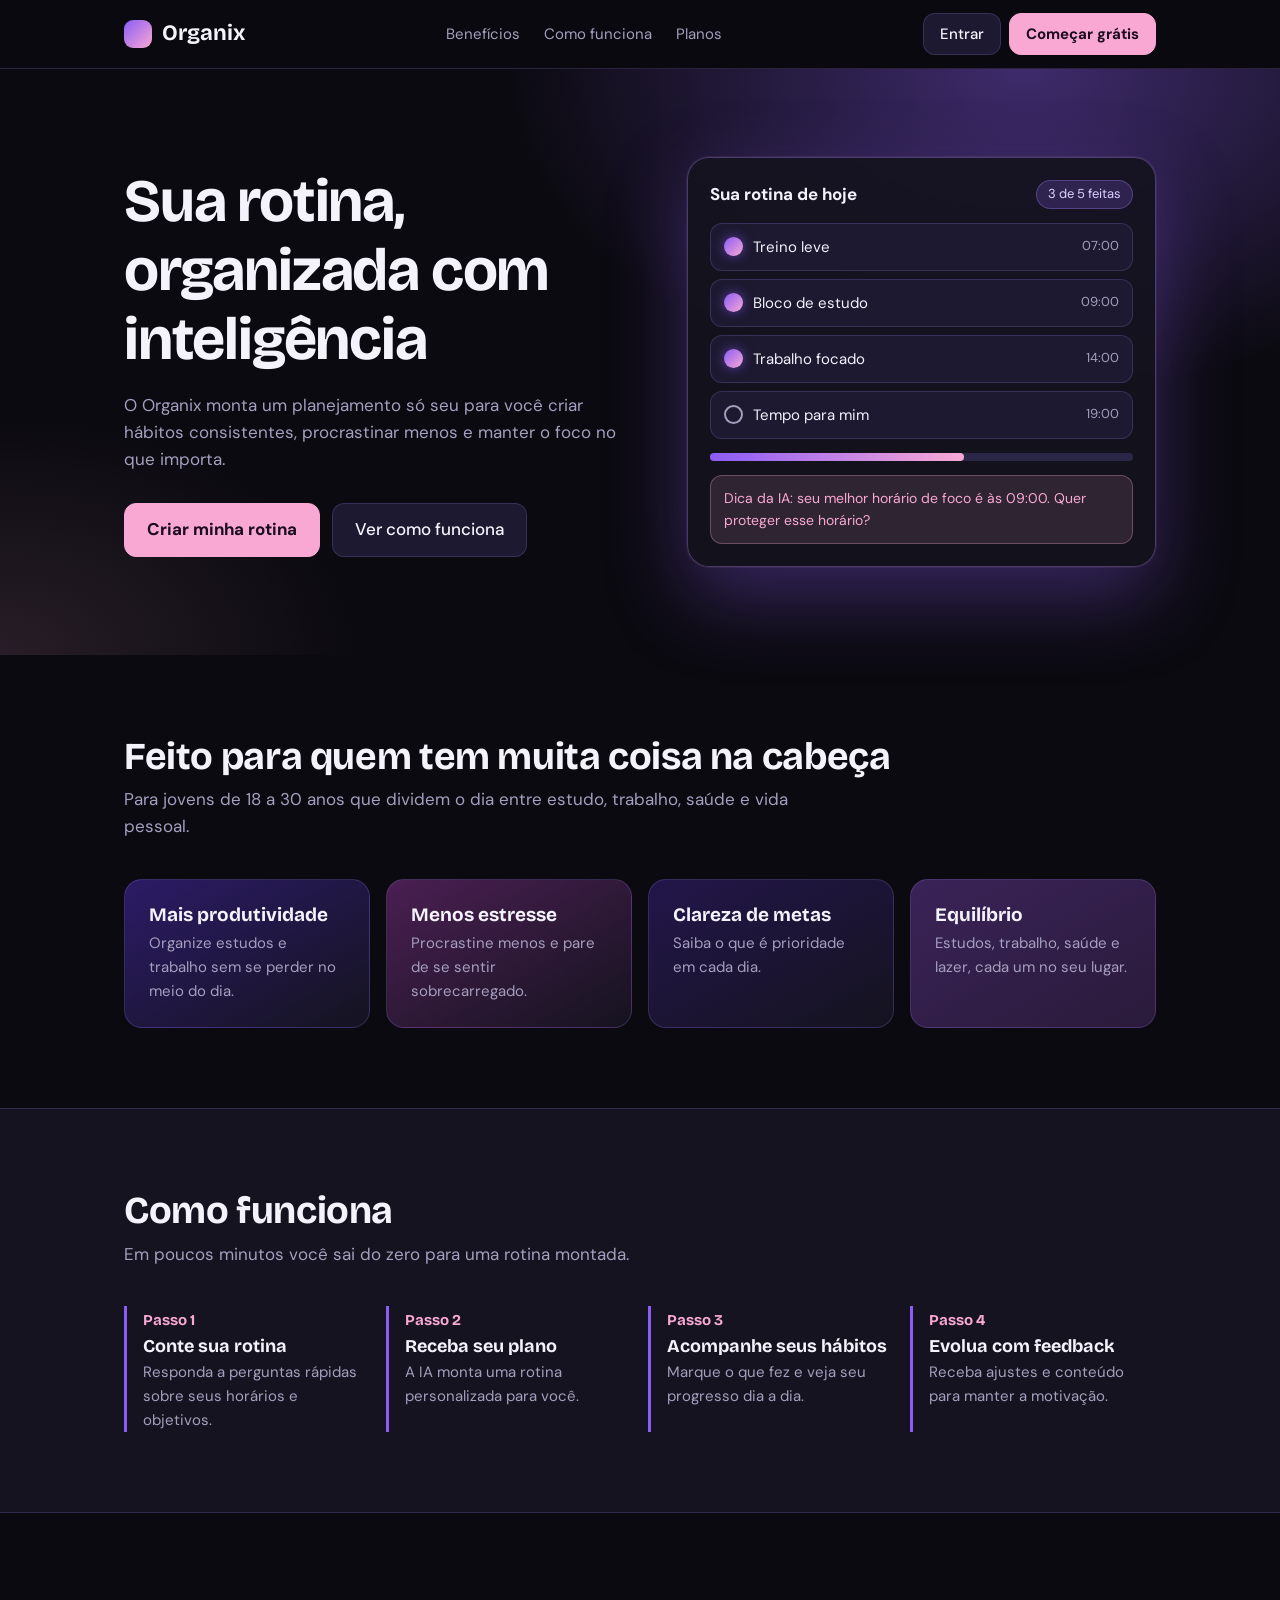
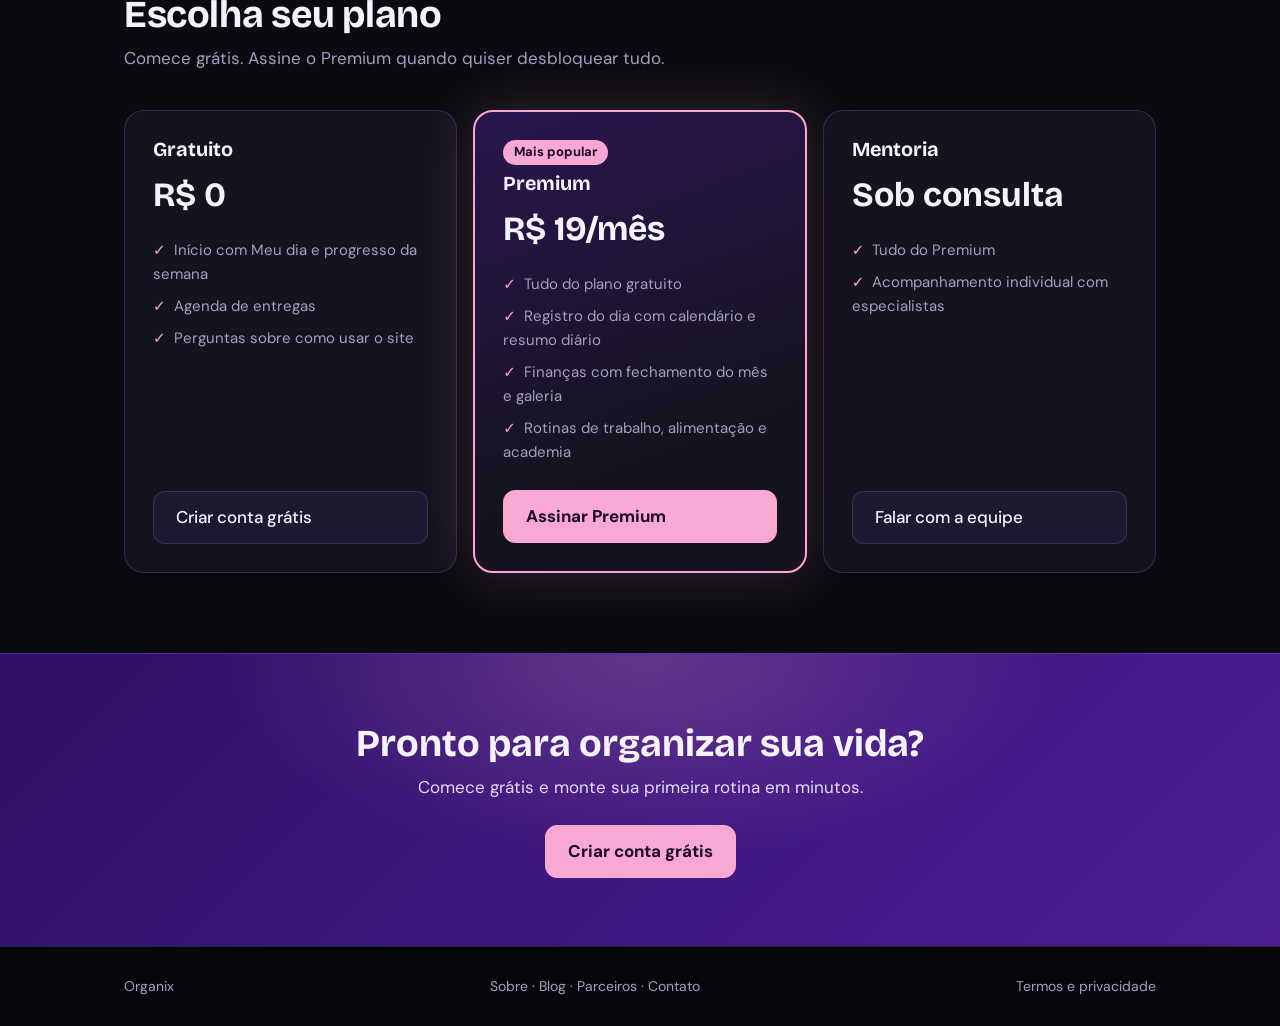
<file: index.html>
<!DOCTYPE html>
<html lang="pt-BR">
<head>
<meta charset="UTF-8">
<meta name="viewport" content="width=device-width, initial-scale=1">
<title>Organix | Sua rotina, organizada com inteligência</title>
<link rel="preconnect" href="https://fonts.googleapis.com">
<link href="https://fonts.googleapis.com/css2?family=Bricolage+Grotesque:wght@500;700&family=DM+Sans:wght@400;500&display=swap" rel="stylesheet">
<style>
/* CORES E FONTES: mude aqui e o site inteiro muda (preto, roxo e rosa claro) */
:root{
  --bg:#0B0A10; --s1:#15131F; --s2:#1C1930; --line:rgba(167,139,250,.2); --muted:#A59FBF; --txt:#F4F2FA;
  --roxo:#8B5CF6; --roxo-d:#7C3AED; --roxo-l:#A78BFA; --rosa:#F9A8D4; --rosa-d:#1A0B1F;
  --titulo:"Bricolage Grotesque",system-ui,sans-serif; --texto:"DM Sans",system-ui,sans-serif;
}
*{box-sizing:border-box;margin:0}
html{color-scheme:dark;scroll-behavior:smooth}
body{font-family:var(--texto);color:var(--txt);background:var(--bg);line-height:1.6;font-size:17px}
h1,h2,h3{font-family:var(--titulo);line-height:1.15}
a{color:inherit;text-decoration:none}
.wrap{max-width:1080px;margin:0 auto;padding:0 24px}
.btn{display:inline-block;padding:12px 22px;border-radius:12px;font-weight:500;border:1.5px solid var(--line);background:var(--s2);color:var(--txt);transition:transform .15s,box-shadow .2s,border-color .2s}
.btn:hover{transform:translateY(-2px);border-color:var(--roxo-l)}
.btn.rosa{background:var(--rosa);border-color:var(--rosa);color:var(--rosa-d);font-weight:700}
.btn.rosa:hover{box-shadow:0 8px 28px rgba(249,168,212,.35)}
.btn:focus-visible,a:focus-visible{outline:3px solid var(--rosa);outline-offset:3px}

/* TOPO */
header{border-bottom:1px solid var(--line);background:rgba(11,10,16,.85);backdrop-filter:blur(10px);position:sticky;top:0;z-index:5}
header .wrap{display:flex;align-items:center;justify-content:space-between;height:68px;gap:16px}
.logo{font-family:var(--titulo);font-weight:700;font-size:22px;display:flex;align-items:center;gap:10px}
.logo b{width:28px;height:28px;border-radius:9px;background:linear-gradient(135deg,var(--roxo),var(--rosa));display:inline-block}
nav{display:flex;gap:24px;font-size:15px;color:var(--muted)}
nav a:hover{color:var(--rosa)}
.topo-botoes{display:flex;gap:8px}
.topo-botoes .btn{padding:8px 16px;font-size:15px}

/* HERO */
.hero{padding:88px 0;background:radial-gradient(800px 500px at 80% 0,rgba(139,92,246,.4),transparent 65%),radial-gradient(600px 400px at 0 100%,rgba(249,168,212,.12),transparent 60%),var(--bg)}
.hero .wrap{display:grid;grid-template-columns:1.1fr 1fr;gap:48px;align-items:center}
.hero h1{font-size:clamp(36px,5.4vw,60px);font-weight:700;margin-bottom:18px;letter-spacing:-.02em}
.hero p{color:var(--muted);max-width:46ch;margin-bottom:30px}
.hero .acoes{display:flex;gap:12px;flex-wrap:wrap}
.cartao{background:rgba(21,19,31,.9);border:1px solid rgba(167,139,250,.35);border-radius:22px;padding:22px;box-shadow:0 0 0 1px rgba(249,168,212,.08),0 30px 80px rgba(139,92,246,.35)}
.cartao-topo{display:flex;justify-content:space-between;align-items:center;margin-bottom:14px}
.tag{font-size:13px;padding:3px 11px;border-radius:20px;background:rgba(139,92,246,.22);color:#DDD1FF;border:1px solid rgba(167,139,250,.3)}
.tarefa{display:flex;align-items:center;gap:10px;padding:11px 13px;border-radius:12px;background:var(--s2);border:1px solid var(--line);margin-bottom:8px;font-size:15px}
.tarefa span:last-child{margin-left:auto;color:var(--muted);font-size:13px}
.ok{width:19px;height:19px;border-radius:50%;background:linear-gradient(135deg,var(--roxo),var(--rosa));flex:none;box-shadow:0 0 12px rgba(139,92,246,.6)}
.vazio{width:19px;height:19px;border-radius:50%;border:2px solid var(--muted);flex:none}
.barra{height:8px;background:#2A2646;border-radius:4px;margin:14px 0}
.barra div{height:8px;width:60%;background:linear-gradient(90deg,var(--roxo),var(--rosa));border-radius:4px}
.dica{background:rgba(249,168,212,.12);border:1px solid rgba(249,168,212,.3);color:var(--rosa);border-radius:12px;padding:11px 13px;font-size:14px}

/* SEÇÕES */
section{padding:80px 0}
section>.wrap>h2{font-size:clamp(26px,3.5vw,38px);margin-bottom:8px;letter-spacing:-.01em}
.sub{color:var(--muted);margin-bottom:38px;max-width:56ch}
.grade{display:grid;gap:16px}
.g4{grid-template-columns:repeat(4,1fr)}
.g3{grid-template-columns:repeat(3,1fr)}
.card{border-radius:18px;padding:24px;border:1px solid var(--line);transition:transform .2s,border-color .2s}
.card:hover{transform:translateY(-4px);border-color:rgba(167,139,250,.5)}
.card h3{font-size:19px;margin-bottom:6px}
.card p{font-size:15px;color:var(--muted)}
.c-verde{background:linear-gradient(150deg,#2B1B66,var(--s1))}
.c-rosa{background:linear-gradient(150deg,#4A1F52,var(--s1))}
.c-azul{background:linear-gradient(150deg,#22164A,var(--s1))}
.c-amarelo{background:linear-gradient(150deg,#3A2358,#2A1A3A)}

/* COMO FUNCIONA */
#como{background:var(--s1);border-top:1px solid var(--line);border-bottom:1px solid var(--line)}
.passo{border-left:3px solid var(--roxo);padding-left:16px}
.passo b{font-family:var(--titulo);font-size:15px;color:var(--rosa)}
.passo h3{font-size:18px;margin:2px 0 4px}
.passo p{font-size:15px;color:var(--muted)}

/* PLANOS */
.plano{border:1px solid var(--line);background:var(--s1);border-radius:20px;padding:28px;display:flex;flex-direction:column}
.plano.destaque{border:2px solid var(--rosa);background:linear-gradient(160deg,#2A1650,var(--s1) 70%);box-shadow:0 0 60px rgba(249,168,212,.18)}
.plano .preco{font-family:var(--titulo);font-size:34px;font-weight:700;margin:6px 0 12px}
.plano ul{list-style:none;padding:0;margin-bottom:22px;font-size:15px;color:var(--muted);flex:1}
.plano li{padding:4px 0}
.plano li::before{content:"✓";color:var(--rosa);margin-right:8px;font-weight:700}
.selo{align-self:flex-start;background:var(--rosa);color:var(--rosa-d);font-size:13px;font-weight:700;padding:2px 11px;border-radius:20px;margin-bottom:8px}

/* CHAMADA FINAL E RODAPÉ */
.final{background:radial-gradient(600px 300px at 50% 0,rgba(249,168,212,.22),transparent 70%),linear-gradient(135deg,#2E1065,#4C1D95);padding:68px 0;text-align:center;border-top:1px solid var(--line)}
.final h2{font-size:clamp(26px,3.5vw,38px);margin-bottom:8px}
.final p{margin-bottom:24px;color:#E4DAFF}
.final .btn{background:var(--rosa);border-color:var(--rosa);color:var(--rosa-d);font-weight:700}
footer{background:#07060B;color:var(--muted);padding:28px 0;font-size:14px;border-top:1px solid var(--line)}
footer .wrap{display:flex;justify-content:space-between;gap:16px;flex-wrap:wrap}

@media(prefers-reduced-motion:reduce){*{transition:none!important;scroll-behavior:auto!important}}
/* CELULAR: telas menores empilham as colunas */
@media (max-width:860px){
  nav{display:none}
  .hero .wrap,.g4,.g3{grid-template-columns:1fr}
  .hero{padding:52px 0}
}
</style>
</head>
<body>

<header>
  <div class="wrap">
    <a class="logo" href="#"><b></b>Organix</a>
    <nav aria-label="Principal">
      <a href="#beneficios">Benefícios</a>
      <a href="#como">Como funciona</a>
      <a href="#planos">Planos</a>
    </nav>
    <div class="topo-botoes">
      <a class="btn" href="entrar.html">Entrar</a>
      <a class="btn rosa" href="cadastro.html">Começar grátis</a>
    </div>
  </div>
</header>

<main>
<div class="hero">
  <div class="wrap">
    <div>
      <h1>Sua rotina, organizada com inteligência</h1>
      <p>O Organix monta um planejamento só seu para você criar hábitos consistentes, procrastinar menos e manter o foco no que importa.</p>
      <div class="acoes">
        <a class="btn rosa" href="cadastro.html">Criar minha rotina</a>
        <a class="btn" href="#como">Ver como funciona</a>
      </div>
    </div>
    <div class="cartao" aria-label="Exemplo da rotina do dia">
      <div class="cartao-topo"><b>Sua rotina de hoje</b><span class="tag">3 de 5 feitas</span></div>
      <div class="tarefa"><i class="ok"></i>Treino leve<span>07:00</span></div>
      <div class="tarefa"><i class="ok"></i>Bloco de estudo<span>09:00</span></div>
      <div class="tarefa"><i class="ok"></i>Trabalho focado<span>14:00</span></div>
      <div class="tarefa"><i class="vazio"></i>Tempo para mim<span>19:00</span></div>
      <div class="barra"><div></div></div>
      <div class="dica">Dica da IA: seu melhor horário de foco é às 09:00. Quer proteger esse horário?</div>
    </div>
  </div>
</div>

<section id="beneficios">
  <div class="wrap">
    <h2>Feito para quem tem muita coisa na cabeça</h2>
    <p class="sub">Para jovens de 18 a 30 anos que dividem o dia entre estudo, trabalho, saúde e vida pessoal.</p>
    <div class="grade g4">
      <div class="card c-verde"><h3>Mais produtividade</h3><p>Organize estudos e trabalho sem se perder no meio do dia.</p></div>
      <div class="card c-rosa"><h3>Menos estresse</h3><p>Procrastine menos e pare de se sentir sobrecarregado.</p></div>
      <div class="card c-azul"><h3>Clareza de metas</h3><p>Saiba o que é prioridade em cada dia.</p></div>
      <div class="card c-amarelo"><h3>Equilíbrio</h3><p>Estudos, trabalho, saúde e lazer, cada um no seu lugar.</p></div>
    </div>
  </div>
</section>

<section id="como">
  <div class="wrap">
    <h2>Como funciona</h2>
    <p class="sub">Em poucos minutos você sai do zero para uma rotina montada.</p>
    <div class="grade g4">
      <div class="passo"><b>Passo 1</b><h3>Conte sua rotina</h3><p>Responda a perguntas rápidas sobre seus horários e objetivos.</p></div>
      <div class="passo"><b>Passo 2</b><h3>Receba seu plano</h3><p>A IA monta uma rotina personalizada para você.</p></div>
      <div class="passo"><b>Passo 3</b><h3>Acompanhe seus hábitos</h3><p>Marque o que fez e veja seu progresso dia a dia.</p></div>
      <div class="passo"><b>Passo 4</b><h3>Evolua com feedback</h3><p>Receba ajustes e conteúdo para manter a motivação.</p></div>
    </div>
  </div>
</section>

<section id="planos">
  <div class="wrap">
    <h2>Escolha seu plano</h2>
    <p class="sub">Comece grátis. Assine o Premium quando quiser desbloquear tudo.</p>
    <div class="grade g3">
      <div class="plano">
        <h3>Gratuito</h3><div class="preco">R$ 0</div>
        <ul><li>Início com Meu dia e progresso da semana</li><li>Agenda de entregas</li><li>Perguntas sobre como usar o site</li></ul>
        <a class="btn" href="cadastro.html">Criar conta grátis</a>
      </div>
      <div class="plano destaque">
        <span class="selo">Mais popular</span>
        <h3>Premium</h3><div class="preco">R$ 19/mês</div>
        <ul><li>Tudo do plano gratuito</li><li>Registro do dia com calendário e resumo diário</li><li>Finanças com fechamento do mês e galeria</li><li>Rotinas de trabalho, alimentação e academia</li></ul>
        <a class="btn rosa" href="cadastro.html?plano=premium">Assinar Premium</a>
      </div>
      <div class="plano">
        <h3>Mentoria</h3><div class="preco">Sob consulta</div>
        <ul><li>Tudo do Premium</li><li>Acompanhamento individual com especialistas</li></ul>
        <a class="btn" href="#contato">Falar com a equipe</a>
      </div>
    </div>
  </div>
</section>

<div class="final">
  <div class="wrap">
    <h2>Pronto para organizar sua vida?</h2>
    <p>Comece grátis e monte sua primeira rotina em minutos.</p>
    <a class="btn" href="cadastro.html">Criar conta grátis</a>
  </div>
</div>
</main>

<footer id="contato">
  <div class="wrap">
    <span>Organix</span>
    <span>Sobre · Blog · Parceiros · Contato</span>
    <span>Termos e privacidade</span>
  </div>
</footer>

</body>
</html>
</file>
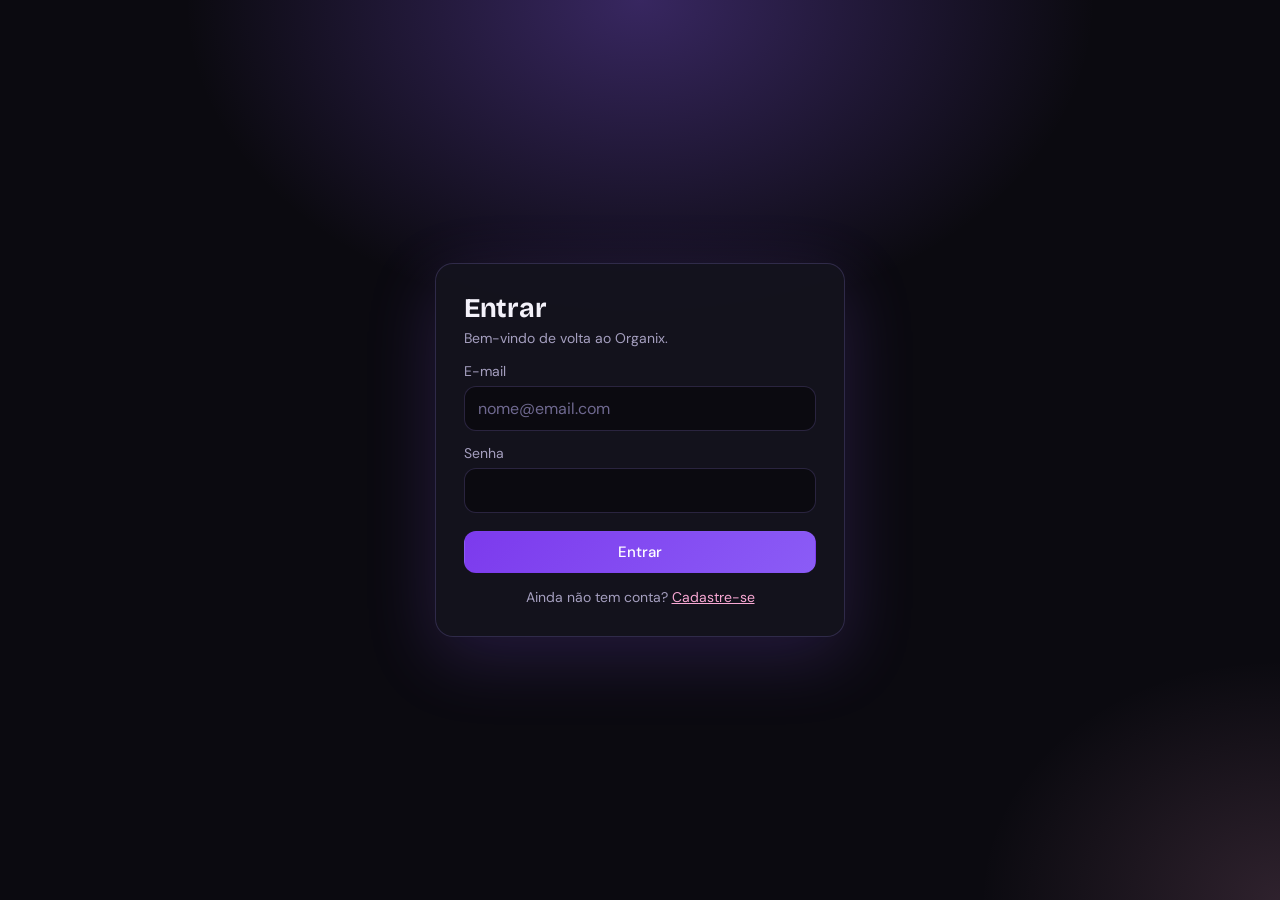
<file: academia.html>
<!DOCTYPE html><html lang="pt-BR"><meta charset="utf-8"><meta name="viewport" content="width=device-width,initial-scale=1"><link rel="stylesheet" href="style.css"><title>Academia | Organix</title>
<body data-app data-premium><div class="app"><aside id="menu"></aside><main>
<div class="topo"><h1>Rotina de academia</h1><button class="btn" id="gal">Galeria de treinos</button></div>
<div class="conteudo">
<div class="grid g2" style="align-items:start"><div><h2 id="th">Treino de hoje</h2><div id="hoje"></div></div>
<div class="card c3" style="display:grid;place-items:center;gap:10px"><div class="anel"><span id="pct">0%</span></div><span class="mut" id="cnt"></span></div></div>
<section class="card" id="galeria" hidden style="margin-bottom:16px"><h2>Galeria de treinos</h2><div class="grid g2" id="gl" style="margin:0"></div></section>
<h2>Meu treino</h2>
<form class="card form" id="fp" style="grid-template-columns:2fr 1fr auto"><div><label for="pn">Nome da pasta</label><input id="pn" maxlength="40" placeholder="Ex.: Treino A, peito e tríceps" required></div><div><label for="pd">Dia da semana</label><select id="pd"></select></div><button class="btn verde">Criar pasta</button></form>
<div id="pastas"></div>
</div></main></div><script src="app.js"></script><script>
(()=>{
const SEM=['Domingo','Segunda-feira','Terça-feira','Quarta-feira','Quinta-feira','Sexta-feira','Sábado'],ORDEM=[1,2,3,4,5,6,0];
const MUS=['quadríceps','glúteo','posteriores','panturrilha','lombar','abdômen','peito','costas','bíceps','tríceps','ombro','trapézio'];
const CARDIO=[['esteira','Esteira'],['bicicleta','Bicicleta'],['escada','Escada'],['elíptico','Elíptico'],['outro','Outro']];
let Tr=load('treino',{});Tr={pastas:[],feito:{},gal:{},...Tr};
const sv=()=>save('treino',Tr);
const abertas=new Set();
const wd=()=>new Date().getDay();
const hojeP=()=>Tr.pastas.filter(p=>p.dia===wd());
const nomeC=c=>c.tipo==='outro'?(c.nome||'Cardio'):cap(c.tipo);
const resEx=e=>`${e.s} × ${e.r}${e.p!=null&&e.p!==''?' · '+e.p+' kg':''}`;
$('#pd').innerHTML=ORDEM.map(i=>`<option value="${i}"${i===wd()?' selected':''}>${SEM[i]}</option>`).join('');

/* registra na galeria o que foi feito hoje (chamado ao marcar ou desmarcar) */
function snap(){
  const d=hoje(),ps=hojeP(),f=Tr.feito[d]||[],ex=[],ca=[];
  ps.forEach(p=>{p.ex.forEach(e=>ex.push({n:e.n,s:e.s,r:e.r,p:e.p,m:e.m,ok:f.includes(e.id)}));p.ca.forEach(c=>ca.push({n:nomeC(c),desc:c.desc||'',min:c.min,ok:f.includes(c.id)}))});
  if([...ex,...ca].some(x=>x.ok))Tr.gal[d]={pastas:ps.map(p=>p.nome),ex,ca};else delete Tr.gal[d];
}
function renderHoje(){
  const ps=hojeP(),f=Tr.feito[hoje()]||[];
  $('#th').textContent='Treino de hoje · '+SEM[wd()];
  let tot=0,ok=0;
  $('#hoje').innerHTML=ps.length?ps.map(p=>{
    const li=(id,t,sub,tag,c)=>{tot++;const o=f.includes(id);if(o)ok++;return `<li class="${o?'feito':''}" data-id="${id}"><label><input type="checkbox" ${o?'checked':''}><span class="t"><b>${esc(t)}</b><small>${sub}</small></span></label><span class="tag ${c||''}">${esc(tag)}</span></li>`};
    const ex=p.ex.map(e=>li(e.id,e.n,esc(resEx(e)),cap(e.m))).join(''),ca=p.ca.map(c=>li(c.id,nomeC(c),esc(c.min+' min'+(c.desc?' · '+c.desc:'')),'Cardio','rosa')).join('');
    return `<div class="card" style="margin-bottom:12px"><h3 style="margin-bottom:10px">${esc(p.nome)}</h3>${ex||ca?`<ul class="lista" style="margin:0">${ex}${ca}</ul>`:'<p class="vazio-msg">Esta pasta ainda não tem exercícios. Adicione abaixo em “Meu treino”.</p>'}</div>`}).join(''):`<p class="vazio-msg">Nenhuma pasta de treino para ${SEM[wd()].toLowerCase()}. Crie uma pasta abaixo e escolha este dia da semana.</p>`;
  const p=tot?Math.round(ok/tot*100):0;$('#pct').textContent=p+'%';document.querySelector('.anel').style.setProperty('--p',p);
  $('#cnt').textContent=tot?`${ok} de ${tot} itens feitos hoje`:'Sem treino hoje';
}
function renderPastas(){
  const ps=Tr.pastas.slice().sort((a,b)=>ORDEM.indexOf(a.dia)-ORDEM.indexOf(b.dia));
  $('#pastas').innerHTML=ps.length?ps.map(p=>`<details class="card pasta" data-p="${p.id}"${abertas.has(p.id)?' open':''}><summary><span class="nm">${esc(p.nome)}</span><select class="dia-sel" data-a="dia" aria-label="Dia da semana da pasta ${esc(p.nome)}">${ORDEM.map(i=>`<option value="${i}"${i===p.dia?' selected':''}>${SEM[i]}</option>`).join('')}</select><button class="x" data-a="rp" aria-label="Remover pasta ${esc(p.nome)}">×</button></summary><div class="corpo">
  <h3>Exercícios</h3>${p.ex.length?`<ul class="lista ro nb">${p.ex.map(e=>`<li><span class="t"><b>${esc(e.n)}</b><small>${esc(resEx(e))}</small></span><span class="tag">${esc(cap(e.m))}</span><button class="x" data-a="rex" data-id="${e.id}" aria-label="Remover ${esc(e.n)}">×</button></li>`).join('')}</ul>`:'<p class="mini" style="margin-bottom:8px">Nenhum exercício ainda.</p>'}
  <form class="form" data-f="ex" style="grid-template-columns:repeat(auto-fit,minmax(130px,1fr))"><div style="grid-column:span 2"><label>Nome do exercício</label><input name="n" maxlength="40" required placeholder="Ex.: Supino reto"></div><div><label>Séries</label><input name="s" type="number" min="1" max="50" required></div><div><label>Repetições</label><input name="r" maxlength="24" required placeholder="12 ou 12/10/8"></div><div><label>Peso (kg)</label><input name="p" type="number" min="0" step="0.5"></div><div><label>Músculo</label><select name="m" required>${MUS.map(m=>`<option value="${m}">${cap(m)}</option>`).join('')}</select></div><button class="btn verde">Adicionar exercício</button></form>
  <h3>Cardio</h3>${p.ca.length?`<ul class="lista ro nb">${p.ca.map(c=>`<li><span class="t"><b>${esc(nomeC(c))}</b><small>${esc(c.min+' min'+(c.desc?' · '+c.desc:''))}</small></span><span class="tag rosa">Cardio</span><button class="x" data-a="rca" data-id="${c.id}" aria-label="Remover ${esc(nomeC(c))}">×</button></li>`).join('')}</ul>`:'<p class="mini" style="margin-bottom:8px">Nenhum cardio ainda.</p>'}
  <form class="form" data-f="ca" style="grid-template-columns:repeat(auto-fit,minmax(150px,1fr))"><div><label>Cardio</label><select name="tipo">${CARDIO.map(([v,n])=>`<option value="${v}">${n}</option>`).join('')}</select></div><div><label>Minutos</label><input name="min" type="number" min="1" max="600" required></div><div class="outro" hidden style="grid-column:1/-1"><label>Nome do cardio</label><input name="nome" maxlength="40" placeholder="Ex.: Pular corda"><label>Descrição</label><input name="desc" maxlength="120" placeholder="Ex.: 5 rounds de 3 minutos"></div><button class="btn verde">Adicionar cardio</button></form>
  </div></details>`).join(''):'<p class="vazio-msg">Você ainda não criou nenhuma pasta. Crie a primeira acima para montar o seu treino.</p>';
}
function galeria(){
  const ds=Object.keys(Tr.gal).sort().reverse();
  $('#gl').innerHTML=ds.length?ds.map(d=>{const g=Tr.gal[d],it=[...g.ex,...g.ca],ok=it.filter(x=>x.ok).length;
    return `<div class="card c4"><div class="linha"><b>${esc(diaLongo(d))}</b></div><p class="mut" style="margin-bottom:8px"><span class="tag rosa">${esc(g.pastas.join(', '))}</span> ${ok} de ${it.length} concluídos</p>${ulRo([...g.ex.map(e=>liRo(e.ok,e.n,resEx(e)+' · '+cap(e.m))),...g.ca.map(c=>liRo(c.ok,'Cardio: '+c.n,c.min+' min'))])}</div>`}).join(''):'<p class="vazio-msg" style="grid-column:1/-1">Nenhum treino registrado ainda. Marque os exercícios que você fizer em “Treino de hoje”.</p>';
}
const pasta=el=>Tr.pastas.find(p=>p.id===el.closest('[data-p]').dataset.p);
$('#fp').onsubmit=e=>{e.preventDefault();const nome=$('#pn').value.trim();if(!nome)return;const p={id:uid(),nome,dia:+$('#pd').value,ex:[],ca:[]};Tr.pastas.push(p);abertas.add(p.id);sv();$('#pn').value='';renderHoje();renderPastas();toast('Pasta criada')};
$('#hoje').addEventListener('change',e=>{
  const li=e.target.closest('li');if(!li)return;const d=hoje(),f=Tr.feito[d]||[];
  Tr.feito[d]=e.target.checked?[...new Set([...f,li.dataset.id])]:f.filter(x=>x!==li.dataset.id);snap();sv();renderHoje();if(!$('#galeria').hidden)galeria();
});
const P_=$('#pastas');
P_.addEventListener('toggle',e=>{const d=e.target.closest('details');if(!d)return;d.open?abertas.add(d.dataset.p):abertas.delete(d.dataset.p)},true);
P_.addEventListener('click',async e=>{
  const b=e.target.closest('.x');if(!b)return;e.preventDefault();const p=pasta(b);if(!p)return;
  if(b.dataset.a==='rp'){if(await ask(`Remover a pasta "${p.nome}" e tudo o que há nela?`)){Tr.pastas=Tr.pastas.filter(x=>x.id!==p.id);sv();renderHoje();renderPastas();toast('Pasta removida')}}
  else if(b.dataset.a==='rex'){p.ex=p.ex.filter(x=>x.id!==b.dataset.id);sv();renderHoje();renderPastas()}
  else if(b.dataset.a==='rca'){p.ca=p.ca.filter(x=>x.id!==b.dataset.id);sv();renderHoje();renderPastas()}
});
P_.addEventListener('change',e=>{
  if(e.target.dataset.a==='dia'){const p=pasta(e.target);if(p){p.dia=+e.target.value;sv();renderHoje();renderPastas();toast(`“${p.nome}” agora é o treino de ${SEM[p.dia].toLowerCase()}`)}return}
  if(e.target.name==='tipo'){const o=e.target.closest('form').querySelector('.outro');o.hidden=e.target.value!=='outro'}});
P_.addEventListener('submit',e=>{
  e.preventDefault();const fm=e.target,p=pasta(fm),v=n=>fm.elements[n].value.trim();
  if(fm.dataset.f==='ex'){p.ex.push({id:uid(),n:v('n'),s:+v('s'),r:v('r'),p:v('p')===''?null:+v('p'),m:v('m')});toast('Exercício adicionado')}
  else{
    const tipo=v('tipo');if(tipo==='outro'&&!v('nome')){toast('Informe o nome do cardio');return}
    p.ca.push({id:uid(),tipo,nome:tipo==='outro'?v('nome'):'',desc:tipo==='outro'?v('desc'):'',min:+v('min')});toast('Cardio adicionado');
  }
  abertas.add(p.id);sv();renderHoje();renderPastas();
});
$('#gal').onclick=()=>{const s=$('#galeria');s.hidden=!s.hidden;if(!s.hidden){galeria();s.scrollIntoView({behavior:'smooth',block:'start'})}};
renderHoje();renderPastas();
/* depois da meia-noite, troca para o treino do novo dia */
novoDia(()=>{$('#pd').value=wd();renderHoje()});
})();
</script>
</file>
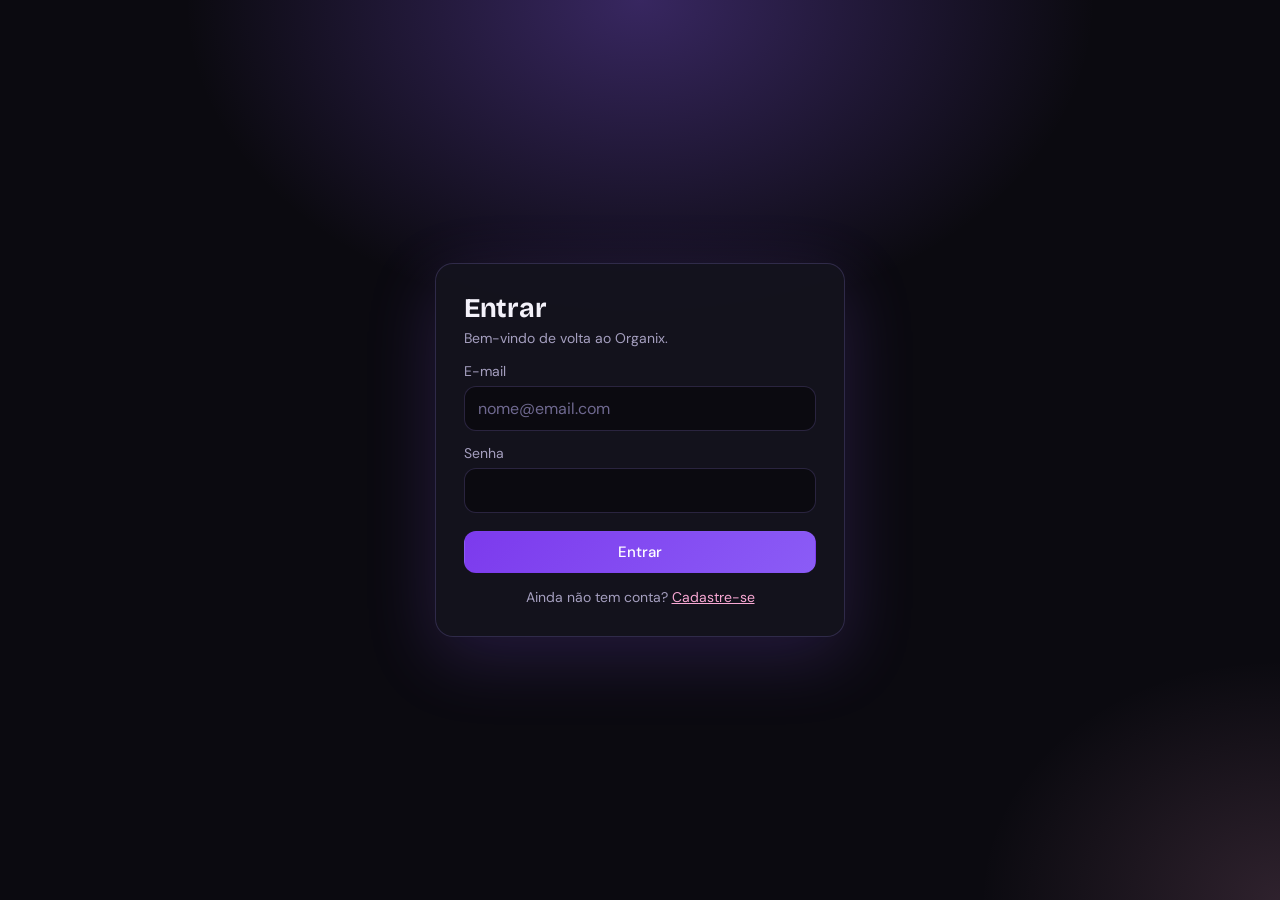
<file: agenda.html>
<!DOCTYPE html><html lang="pt-BR"><meta charset="utf-8"><meta name="viewport" content="width=device-width,initial-scale=1"><link rel="stylesheet" href="style.css"><title>Agenda | Organix</title>
<body data-app><div class="app"><aside id="menu"></aside><main><h1>Agenda de entregas</h1><div class="conteudo">
<form class="card form" id="f" style="grid-template-columns:2fr 1fr auto"><div><label for="t">Trabalho</label><input id="t" maxlength="60" required></div><div><label for="d">Entrega</label><input id="d" type="date" required></div><button class="btn verde">Adicionar</button></form>
<div class="linha" style="margin-bottom:14px;align-items:end;flex-wrap:wrap"><span class="mut" id="tot"></span><div style="width:min(280px,100%)"><label for="ord" style="margin-top:0">Ordenar por</label><select id="ord"><option value="menor-tempo">Menor tempo de entrega</option><option value="maior-tempo">Maior tempo de entrega</option><option value="maior-prog">Maior progresso</option><option value="menor-prog">Menor progresso</option><option value="az">Ordem alfabética</option></select></div></div>
<div class="grid" id="lista"></div></div></main></div><script src="app.js"></script><script>
(()=>{
let E=load('entregas',[]);
const az=(a,b)=>a.t.localeCompare(b.t,'pt-BR',{sensitivity:'base'});
const ORD={'menor-tempo':(a,b)=>a.d.localeCompare(b.d)||az(a,b),'maior-tempo':(a,b)=>b.d.localeCompare(a.d)||az(a,b),'maior-prog':(a,b)=>b.p-a.p||az(a,b),'menor-prog':(a,b)=>a.p-b.p||az(a,b),'az':az};
let ord=load('entregas_ord','menor-tempo');if(!ORD[ord])ord='menor-tempo';
$('#ord').value=ord;
const tag=e=>{const f=diasAte(e.d);
  if(e.p>=100)return '<span class="tag">concluída</span>';
  if(f<0)return `<span class="tag rosa">atrasada há ${-f} dia${-f>1?'s':''}</span>`;
  if(f===0)return '<span class="tag rosa">vence hoje</span>';
  return `<span class="tag ${f<=7?'rosa':''}">em ${f} dia${f>1?'s':''}</span>`};
function ver(){
  $('#tot').textContent=E.length?`${E.length} entrega${E.length>1?'s':''} registrada${E.length>1?'s':''}`:'';
  $('#lista').innerHTML=E.length?E.slice().sort(ORD[ord]).map(e=>`<div class="card" data-id="${e.id}"><div class="linha"><b style="overflow-wrap:anywhere">${esc(e.t)}</b><span style="display:flex;gap:8px;align-items:center">${tag(e)}<button class="x" aria-label="Remover ${esc(e.t)}">×</button></span></div><p class="mut" style="margin-bottom:8px">Entrega em ${fmt(e.d)}</p><div class="linha"><div class="barra"><div style="width:${e.p}%"></div></div><b class="pct">${e.p}%</b></div><input type="range" min="0" max="100" value="${e.p}" aria-label="Progresso de ${esc(e.t)}"></div>`).join(''):'<p class="vazio-msg">Nenhuma entrega registrada. Adicione a primeira no formulário acima.</p>';
}
const acha=el=>E.find(x=>x.id===el.closest('.card').dataset.id);
$('#lista').addEventListener('input',e=>{if(e.target.type!=='range')return;const c=e.target.closest('.card'),x=acha(e.target);if(!x)return;x.p=+e.target.value;c.querySelector('.barra div').style.width=x.p+'%';c.querySelector('.pct').textContent=x.p+'%';save('entregas',E)});
$('#lista').addEventListener('change',e=>{if(e.target.type==='range'){save('entregas',E);ver()}});
$('#lista').addEventListener('click',async e=>{const b=e.target.closest('.x');if(!b)return;const x=acha(b);if(x&&await ask(`Remover a entrega "${x.t}"?`)){E=E.filter(y=>y.id!==x.id);save('entregas',E);ver();toast('Entrega removida')}});
$('#ord').onchange=e=>{ord=e.target.value;save('entregas_ord',ord);ver()};
$('#f').onsubmit=e=>{e.preventDefault();const t=$('#t').value.trim();if(!t||!$('#d').value)return;E.push({id:uid(),t,d:$('#d').value,p:0});save('entregas',E);e.target.reset();ver();toast('Entrega adicionada e salva')};
ver();novoDia(ver);
})();
</script>
</file>
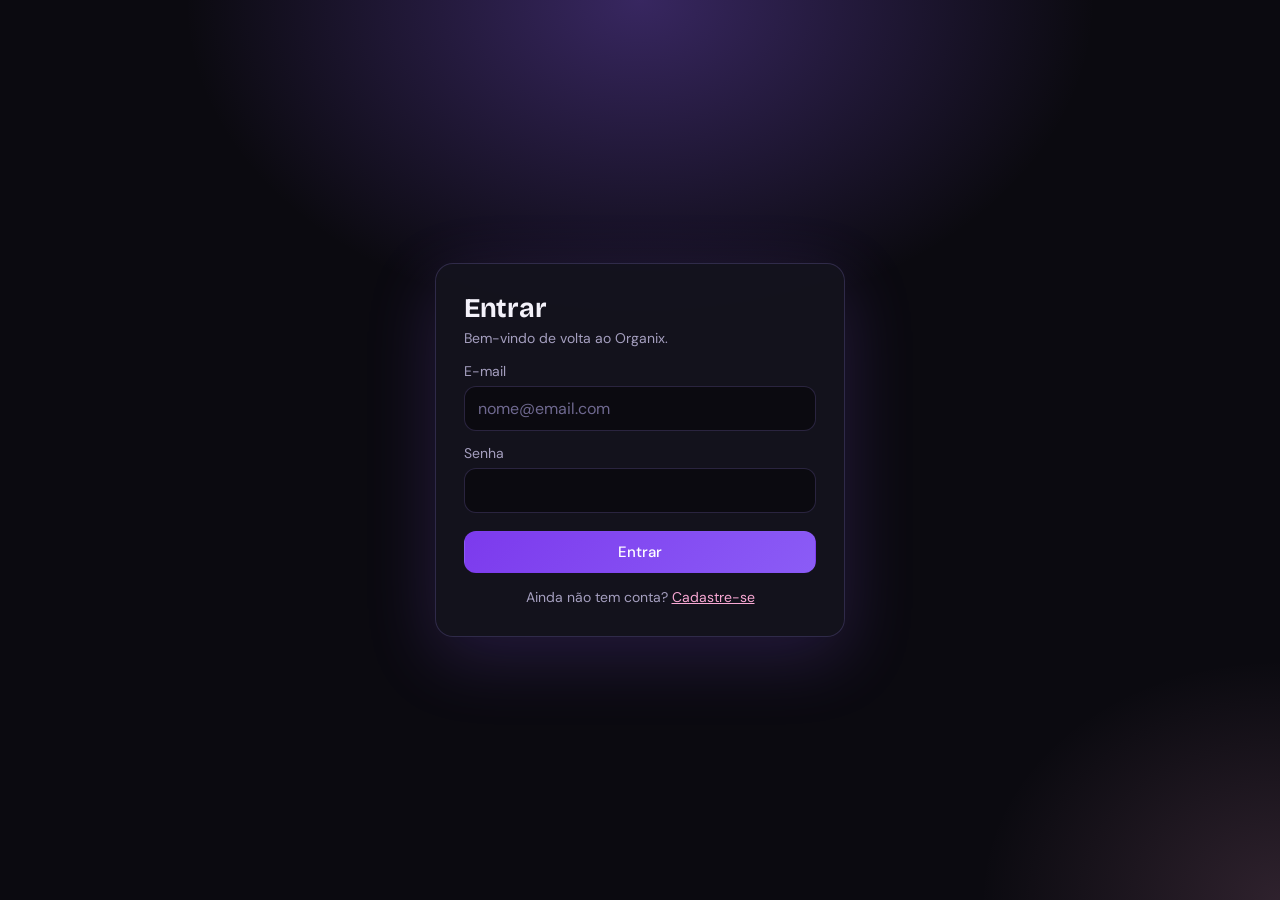
<file: alimentacao.html>
<!DOCTYPE html><html lang="pt-BR"><meta charset="utf-8"><meta name="viewport" content="width=device-width,initial-scale=1"><link rel="stylesheet" href="style.css"><title>Alimentação | Organix</title>
<body data-app data-premium><div class="app"><aside id="menu"></aside><main>
<div class="topo"><h1>Rotina alimentar</h1><button class="btn" id="reg">Registro alimentar diário</button></div>
<div class="conteudo"><div class="grid g2" style="align-items:start">
<div><ul class="lista" id="lista"></ul>
<form class="card form" id="f" style="grid-template-columns:2fr 1fr auto"><div><label for="n">Refeição ou alimento</label><input id="n" maxlength="50" placeholder="Ex.: Café da manhã" required></div><div><label for="h">Horário</label><input id="h" type="time" required></div><button class="btn verde">Adicionar</button></form>
<button class="btn rosa" id="salvar" style="width:100%">Salvar rotina do dia</button></div>
<div class="card" style="display:grid;place-items:center;gap:10px"><div class="anel"><span id="pct">0%</span></div><span class="mut">da rotina alimentar de hoje cumprida</span></div></div>
<div class="card c2" style="margin-top:16px"><h2>Água</h2><div class="form" style="grid-template-columns:repeat(auto-fit,minmax(210px,1fr));margin-bottom:14px"><div><label for="mt">Minha meta diária (litros)</label><input id="mt" type="text" inputmode="decimal" placeholder="Ex.: 2,5" autocomplete="off"></div><div><label for="ag">Quanto você bebeu hoje (litros)</label><input id="ag" type="text" inputmode="decimal" placeholder="Ex.: 1,5" autocomplete="off"></div></div><div class="barra"><div id="bar"></div></div><b id="lt" style="display:block;margin-top:8px"></b></div>
<section class="card" id="painel" hidden style="margin-top:16px"><h2>Registro alimentar diário</h2>
<div class="linha"><button class="btn peq" id="sa" aria-label="Semana anterior">‹ Semana anterior</button><b id="st"></b><button class="btn peq" id="sp" aria-label="Próxima semana">Próxima semana ›</button></div>
<div class="sm" id="sm"></div><div id="det"></div></section>
</div></main></div><script src="app.js"></script><script>
(()=>{
let A=load('alim',{});A.dias=A.dias||{};if(!(A.meta>0))A.meta=2;
function carrega(){
  const d=hoje();
  if(!A.hoje||A.hoje.data!==d){
    const a=A.hoje;
    /* o dia anterior não é perdido: se algo foi feito, ele é salvo sozinho */
    if(a&&(a.itens.some(x=>x.ok)||a.agua>0)&&!A.dias[a.data])A.dias[a.data]={itens:a.itens,agua:a.agua,meta:A.meta};
    A.hoje={data:d,itens:(a?a.itens:[]).map(x=>({...x,ok:false})),agua:0};save('alim',A);
  }
}
carrega();
const sv=()=>save('alim',A);
const num=v=>{const n=parseFloat(String(v).replace(',','.'));return isFinite(n)&&n>=0?Math.min(n,20):0};
function ver(){
  const it=A.hoje.itens.sort((a,b)=>(a.h||'').localeCompare(b.h||'')),n=it.filter(x=>x.ok).length,p=it.length?Math.round(n/it.length*100):0;
  $('#lista').innerHTML=it.length?it.map(x=>`<li class="${x.ok?'feito':''}" data-id="${x.id}"><label><input type="checkbox" ${x.ok?'checked':''}><span class="t">${esc(x.n)}</span></label><span class="h">${esc(x.h||'')}</span><button class="x" aria-label="Remover ${esc(x.n)}">×</button></li>`).join(''):'<li class="vazio-msg">Nenhuma refeição. Adicione a primeira abaixo.</li>';
  $('#pct').textContent=p+'%';document.querySelector('.anel').style.setProperty('--p',p);
}
function agua(){const a=A.hoje.agua;$('#bar').style.width=Math.min(100,a/A.meta*100)+'%';$('#lt').textContent=litros(a)+' de '+litros(A.meta)+(a>=A.meta?' · meta atingida!':'')}
const fmtN=n=>n?String(n).replace('.',','):'';
$('#mt').addEventListener('input',e=>{const n=num(e.target.value);if(n>0){A.meta=n;sv();agua()}});
$('#mt').addEventListener('blur',e=>{e.target.value=fmtN(A.meta)});
$('#lista').addEventListener('change',e=>{const x=A.hoje.itens.find(y=>y.id===e.target.closest('li').dataset.id);if(x){x.ok=e.target.checked;sv();ver()}});
$('#lista').addEventListener('click',e=>{const b=e.target.closest('.x');if(!b)return;A.hoje.itens=A.hoje.itens.filter(y=>y.id!==b.closest('li').dataset.id);sv();ver();toast('Item removido')});
$('#f').onsubmit=e=>{e.preventDefault();const n=$('#n').value.trim(),h=$('#h').value;if(!n||!h)return;A.hoje.itens.push({id:uid(),n,h,ok:false});sv();ver();e.target.reset();$('#n').focus()};
$('#ag').addEventListener('input',e=>{A.hoje.agua=num(e.target.value);sv();agua()});
$('#ag').addEventListener('blur',e=>{e.target.value=A.hoje.agua?String(A.hoje.agua).replace('.',','):''});
$('#salvar').onclick=()=>{
  const h=A.hoje;if(!h.itens.length&&!h.agua){toast('Adicione refeições ou a água de hoje antes de salvar');return}
  A.dias[h.data]={itens:h.itens.map(x=>({...x})),agua:h.agua,meta:A.meta};sv();toast('Rotina alimentar de hoje salva');if(!$('#painel').hidden)semana();
};

/* registro alimentar diário: semana + registros do dia na vertical */
const inicioSem=d=>{const x=new Date(d.getFullYear(),d.getMonth(),d.getDate());x.setDate(x.getDate()-x.getDay());return x};
let ini=inicioSem(new Date()),selD=hoje();
function semana(){
  const ds=[...Array(7)].map((_,i)=>{const x=new Date(ini);x.setDate(x.getDate()+i);return x});
  $('#st').textContent=fmt(key(ds[0])).slice(0,5)+' a '+fmt(key(ds[6]));
  $('#sm').innerHTML=ds.map(x=>{const k=key(x);return `<button type="button" data-k="${k}" class="${k===selD?'on':''}${k===hoje()?' hj':''}"><small>${x.toLocaleDateString('pt-BR',{weekday:'short'}).replace('.','')}</small><b>${x.getDate()}</b>${A.dias[k]?'<i></i>':''}</button>`}).join('');
  const r=A.dias[selD];
  $('#det').innerHTML=`<h3 style="margin-bottom:8px">${esc(diaLongo(selD))}</h3>`+(r?(r.itens.length?ulRo(r.itens.slice().sort((a,b)=>(a.h||'').localeCompare(b.h||'')).map(x=>liRo(x.ok,x.n,x.h))):'<p class="mut">Nenhuma refeição neste registro.</p>')+`<p class="mut" style="margin-top:6px">Água: ${litros(r.agua||0)} de ${litros(r.meta||2)}</p>`:`<p class="vazio-msg">Sem registro salvo neste dia.${selD===hoje()?' Use “Salvar rotina do dia” para guardar o de hoje.':''}</p>`);
}
$('#reg').onclick=()=>{const p=$('#painel');p.hidden=!p.hidden;if(!p.hidden){semana();p.scrollIntoView({behavior:'smooth',block:'start'})}};
$('#sa').onclick=()=>{ini.setDate(ini.getDate()-7);semana()};
$('#sp').onclick=()=>{ini.setDate(ini.getDate()+7);semana()};
$('#sm').addEventListener('click',e=>{const b=e.target.closest('[data-k]');if(b){selD=b.dataset.k;semana()}});
$('#ag').value=fmtN(A.hoje.agua);$('#mt').value=fmtN(A.meta);
ver();agua();novoDia(()=>location.reload());
})();
</script>
</file>
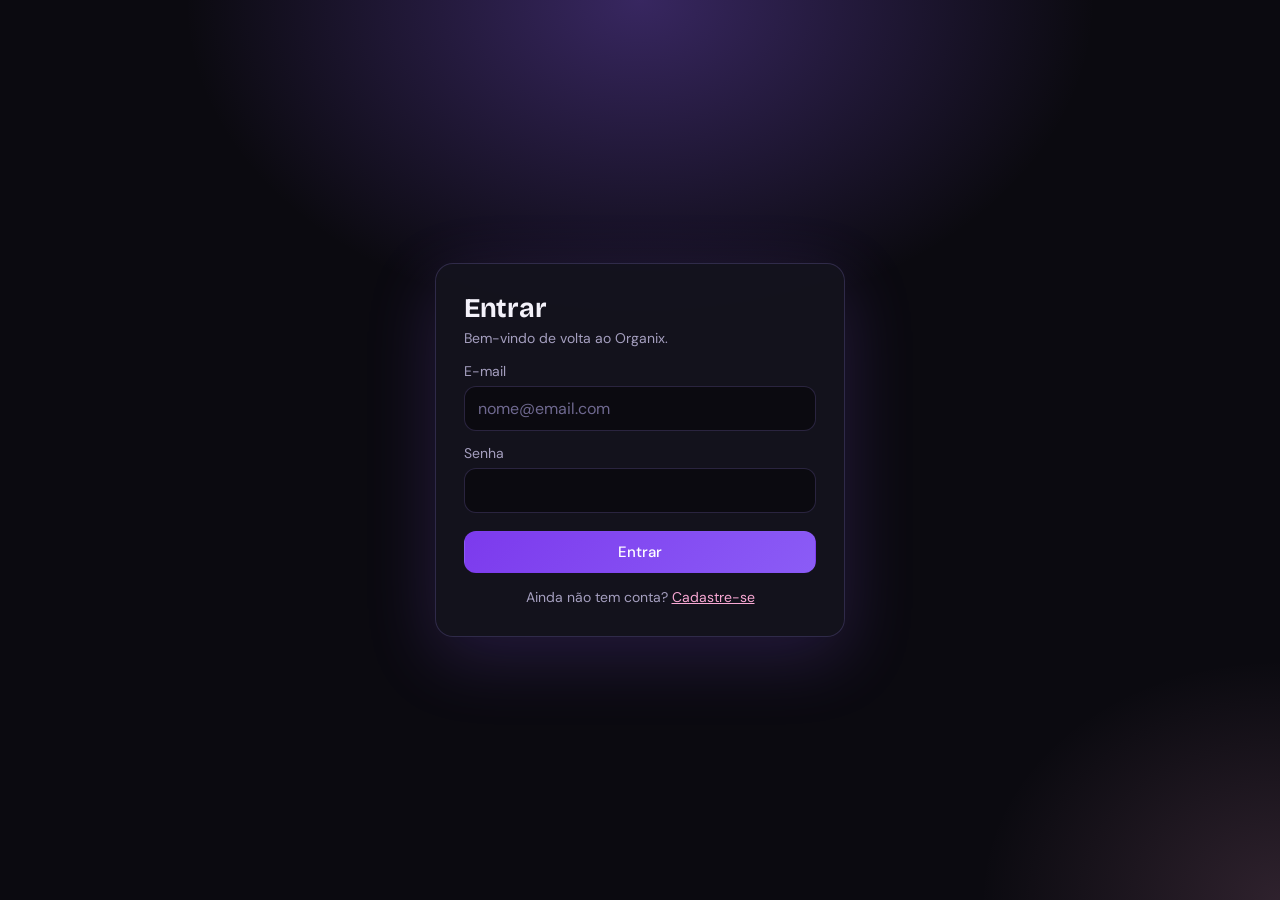
<file: app.html>
<!DOCTYPE html><html lang="pt-BR"><meta charset="utf-8"><meta name="viewport" content="width=device-width,initial-scale=1"><link rel="stylesheet" href="style.css"><title>Início | Organix</title>
<body data-app><div class="app"><aside id="menu"></aside><main>
<h1>Olá, <span id="nm">você</span></h1>
<div class="card c4 linha" id="aviso" style="margin-bottom:16px"><span>Você está no plano gratuito. Desbloqueie registro do dia, finanças, trabalho, alimentação e academia.</span><a class="btn rosa" href="pagamento.html">Assinar Premium</a></div>
<div class="grid g4" id="stats"></div>
<div class="grid g2">
<div><h2>Meu dia</h2>
<ul class="lista" id="lista"></ul>
<form class="card form" id="f" style="grid-template-columns:2fr 1fr auto"><div><label for="n">Nova atividade</label><input id="n" maxlength="40" placeholder="Ex.: Ler 10 páginas" required></div><div><label for="h">Horário</label><input id="h" type="time" required></div><button class="btn verde">Adicionar</button></form></div>
<div class="card" style="display:grid;place-items:center;align-content:center;gap:10px"><h2>Progresso de hoje</h2><div class="anel" id="anel"><span id="pct">0%</span></div><span class="mut" id="cnt"></span></div></div>
<div class="card"><h2>Progresso da semana</h2><div class="semana" id="semana" role="img" aria-label="Gráfico de progresso dos últimos 7 dias"></div><p class="mut" id="mediasem"></p></div>
</main></div><script src="app.js"></script><script>
(()=>{
const PRE=[['Treino leve','07:00'],['Bloco de estudo','09:00'],['Trabalho focado','14:00'],['Tempo para mim','19:00']];
let S=load('meudia',null);
if(!S||!Array.isArray(S.opcoes)){S={opcoes:PRE.map(([n,h])=>({id:uid(),n,h})),feito:{},snap:{}};save('meudia',S)}
S.feito=S.feito||{};S.snap=S.snap||{};
let H=load('hist',{});
$('#nm').textContent=L.nome||'você';
const feitos=()=>(S.feito[hoje()]||[]).filter(id=>S.opcoes.some(o=>o.id===id));
/* grava só o que o usuário realmente fez: nada é criado sem interação */
function registra(){
  const d=hoje(),f=feitos(),tot=S.opcoes.length;
  S.feito[d]=f;
  if(!tot){delete H[d];delete S.snap[d]}
  else if(f.length||d in H||S.snap[d]){H[d]=Math.round(f.length/tot*100);S.snap[d]=S.opcoes.map(o=>({n:o.n,h:o.h,ok:f.includes(o.id)}))}
  save('meudia',S);save('hist',H);
}
function stats(f,tot){
  const E=load('entregas',[]),sem=E.filter(e=>{const r=diasAte(e.d);return r>=0&&r<=7&&e.p<100}).length;
  const vs=[];for(let i=0;i<7;i++){const c=new Date();c.setDate(c.getDate()-i);if(H[key(c)]!==undefined)vs.push(H[key(c)])}
  const media=vs.length?Math.round(vs.reduce((a,b)=>a+b,0)/vs.length)+'%':'—';
  let seq=0;const c=new Date();if(!(H[key(c)]>0))c.setDate(c.getDate()-1);while(H[key(c)]>0){seq++;c.setDate(c.getDate()-1)}
  $('#stats').innerHTML=`<div class="card c1"><span class="mut">Entregas</span><div class="num">${sem?sem+' esta semana':'Nenhuma esta semana'}</div></div><div class="card c2"><span class="mut">Progresso médio</span><div class="num">${media}</div></div><div class="card c3"><span class="mut">Atividades de hoje</span><div class="num">${f} de ${tot}</div></div><div class="card c4"><span class="mut">Sequência</span><div class="num">${seq} dia${seq===1?'':'s'}</div></div>`;
}
function semana(){
  let html='',vs=[];
  for(let i=6;i>=0;i--){const d=new Date();d.setDate(d.getDate()-i);const v=H[key(d)];if(v!==undefined)vs.push(v);
    html+=`<div class="dia${i===0?' hoje':''}"><span class="v">${v===undefined?'—':v+'%'}</span><div class="area"><div class="b" style="height:${v||0}%${v===undefined?';min-height:0':''}"></div></div><small>${d.toLocaleDateString('pt-BR',{weekday:'short'}).replace('.','')}</small></div>`}
  $('#semana').innerHTML=html;
  $('#mediasem').textContent=vs.length?`Média dos ${vs.length} dia${vs.length>1?'s':''} com registro nos últimos 7 dias: ${Math.round(vs.reduce((a,b)=>a+b,0)/vs.length)}%`:'Ainda sem registros. Marque suas atividades de hoje para começar a contar o seu progresso.';
}
function render(){
  S.opcoes.sort((a,b)=>(a.h||'').localeCompare(b.h||''));
  const f=feitos(),tot=S.opcoes.length,p=tot?Math.round(f.length/tot*100):0;
  $('#lista').innerHTML=tot?S.opcoes.map(o=>`<li class="${f.includes(o.id)?'feito':''}" data-id="${o.id}"><label><input type="checkbox" ${f.includes(o.id)?'checked':''}><span class="t">${esc(o.n)}</span></label><span class="h">${esc(o.h||'')}</span><button class="x" aria-label="Remover ${esc(o.n)}">×</button></li>`).join(''):'<li class="vazio-msg">Nenhuma atividade. Adicione a primeira abaixo.</li>';
  $('#pct').textContent=p+'%';$('#anel').style.setProperty('--p',p);$('#cnt').textContent=tot?`${f.length} de ${tot} atividades`:'Sem atividades';
  stats(f.length,tot);semana();
}
$('#lista').addEventListener('change',e=>{const li=e.target.closest('li');if(!li)return;const id=li.dataset.id,d=hoje(),f=feitos();S.feito[d]=e.target.checked?[...new Set([...f,id])]:f.filter(x=>x!==id);registra();render()});
$('#lista').addEventListener('click',e=>{const b=e.target.closest('.x');if(!b)return;const id=b.closest('li').dataset.id;S.opcoes=S.opcoes.filter(o=>o.id!==id);registra();render();toast('Atividade removida')});
$('#f').onsubmit=e=>{e.preventDefault();const n=$('#n').value.trim(),h=$('#h').value;if(!n||!h)return;S.opcoes.push({id:uid(),n,h});registra();render();e.target.reset();$('#n').focus();toast('Atividade adicionada')};
render();novoDia(render);
})();
</script>
</file>
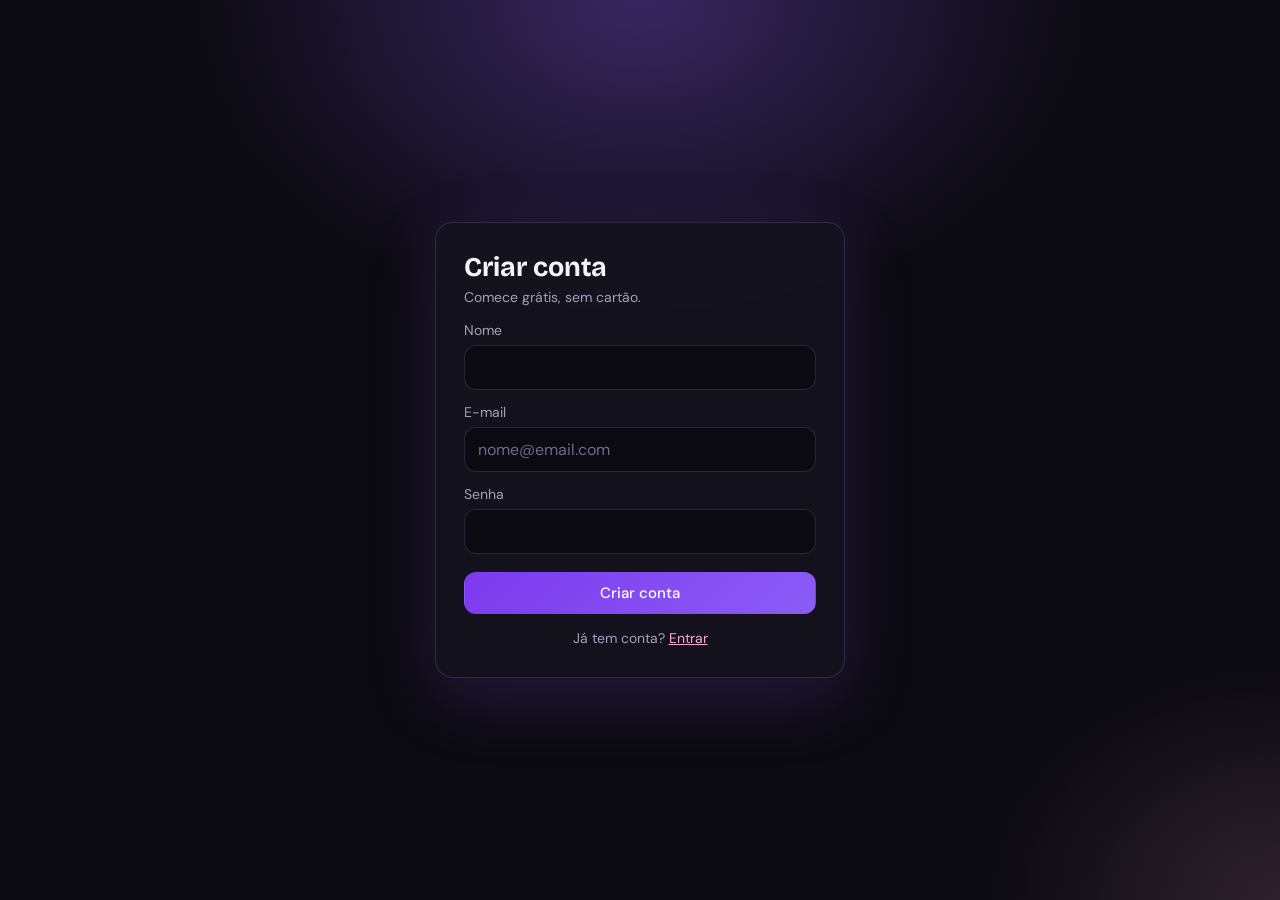
<file: cadastro.html>
<!DOCTYPE html><html lang="pt-BR"><meta charset="utf-8"><meta name="viewport" content="width=device-width,initial-scale=1"><link rel="stylesheet" href="style.css"><title>Criar conta | Organix</title>
<body class="auth"><form class="card" id="f"><h1>Criar conta</h1><p class="mut">Comece grátis, sem cartão.</p>
<label for="n">Nome</label><input id="n" required>
<label for="e">E-mail</label><input id="e" type="email" placeholder="nome@email.com" required>
<label for="s">Senha</label><input id="s" type="password" minlength="6" required>
<button class="btn verde">Criar conta</button><p class="mut" style="margin-top:14px;text-align:center">Já tem conta? <a href="entrar.html"><u>Entrar</u></a></p></form>
<script>f.onsubmit=e=>{e.preventDefault();const L=localStorage;L.logado='1';L.nome=n.value;L.plano=L.plano||'gratuito';location.href=new URLSearchParams(location.search).get('plano')==='premium'?'pagamento.html':'app.html'}</script>
</file>
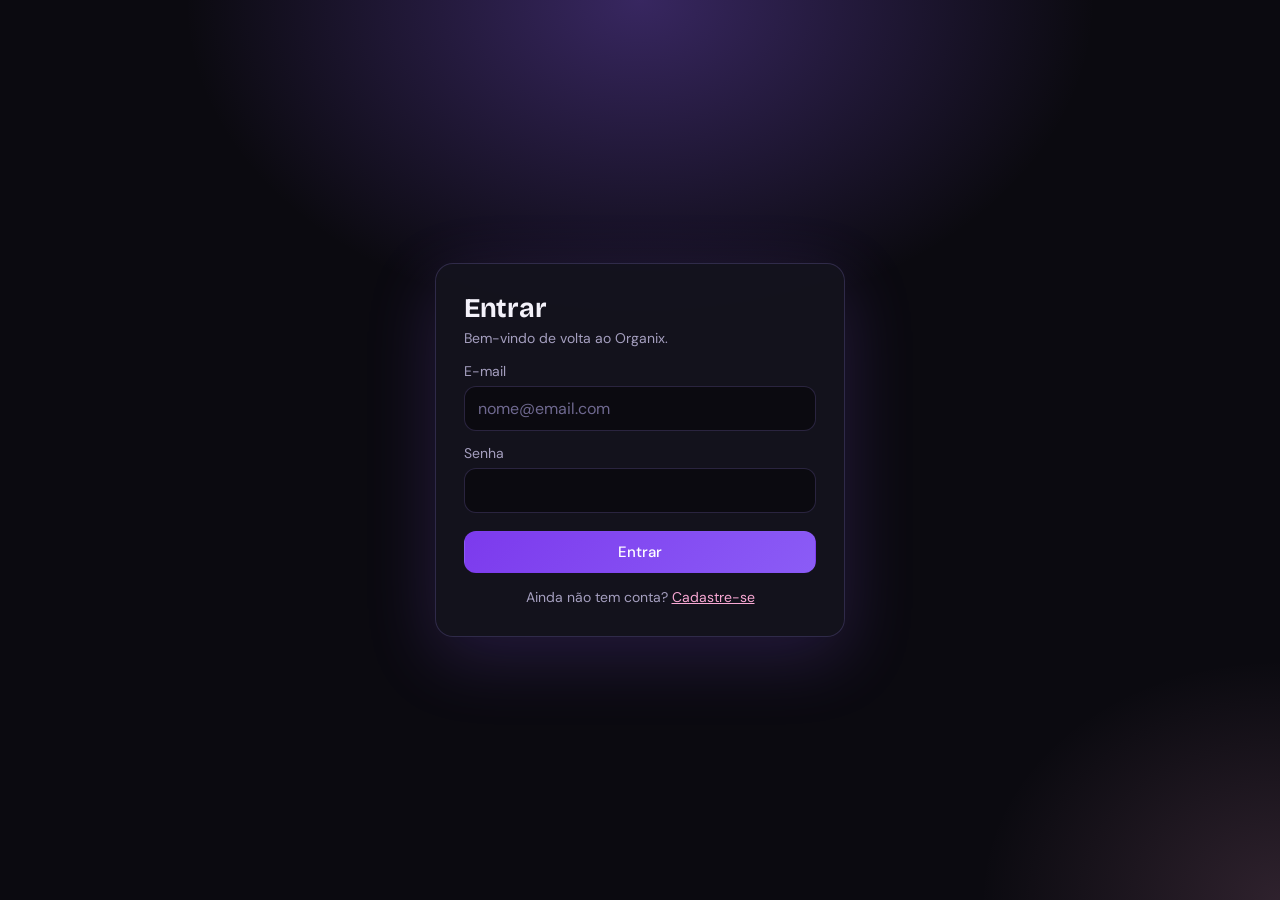
<file: entrar.html>
<!DOCTYPE html><html lang="pt-BR"><meta charset="utf-8"><meta name="viewport" content="width=device-width,initial-scale=1"><link rel="stylesheet" href="style.css"><title>Entrar | Organix</title>
<body class="auth"><form class="card" id="f"><h1>Entrar</h1><p class="mut">Bem-vindo de volta ao Organix.</p>
<label for="e">E-mail</label><input id="e" type="email" placeholder="nome@email.com" required>
<label for="s">Senha</label><input id="s" type="password" required>
<button class="btn verde">Entrar</button><p class="mut" style="margin-top:14px;text-align:center">Ainda não tem conta? <a href="cadastro.html"><u>Cadastre-se</u></a></p></form>
<script>f.onsubmit=e=>{e.preventDefault();localStorage.logado='1';localStorage.nome=localStorage.nome||document.getElementById('e').value.split('@')[0];localStorage.plano=localStorage.plano||'gratuito';location.href='app.html'}</script>
</file>
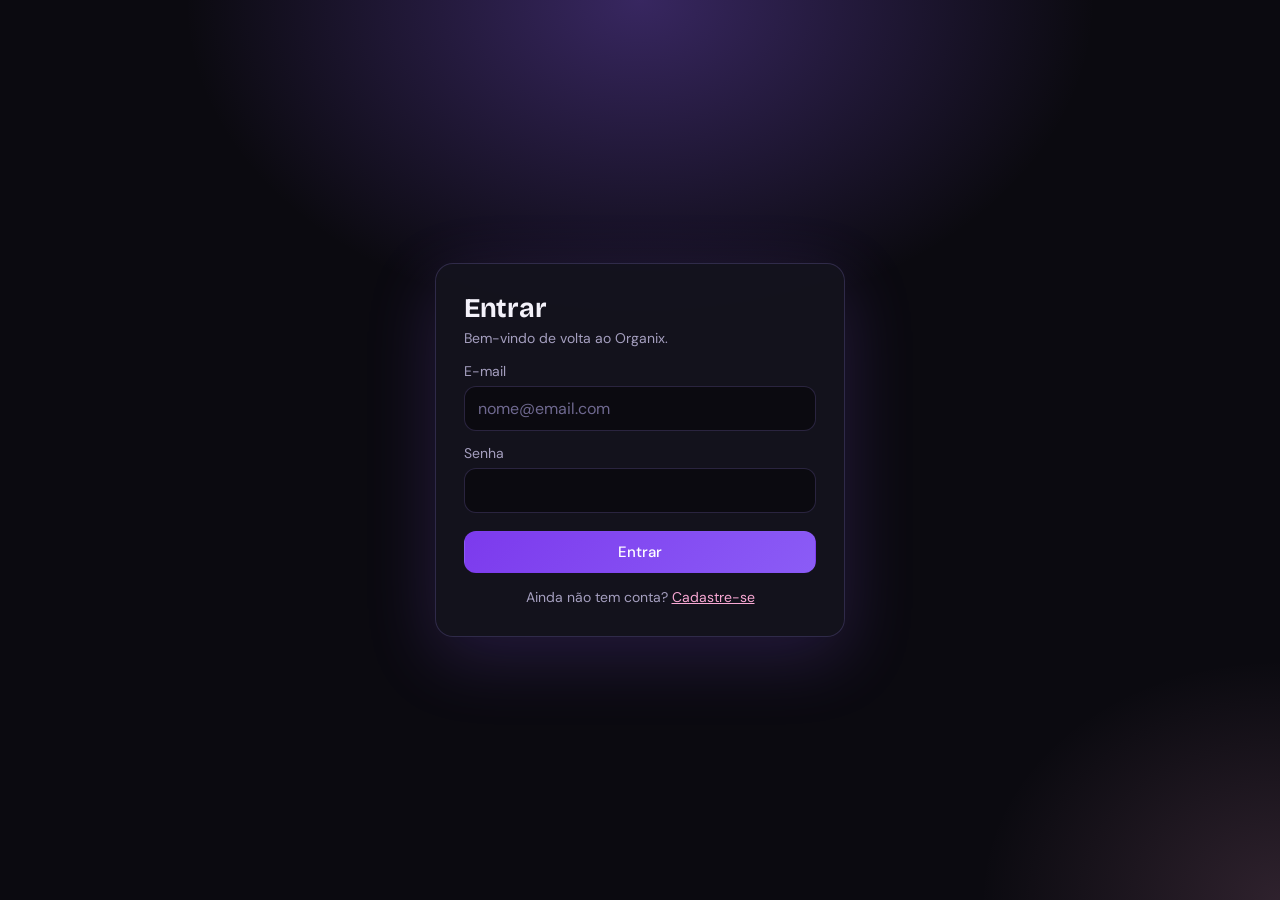
<file: financas.html>
<!DOCTYPE html><html lang="pt-BR"><meta charset="utf-8"><meta name="viewport" content="width=device-width,initial-scale=1"><link rel="stylesheet" href="style.css"><title>Finanças | Organix</title>
<body data-app data-premium><div class="app"><aside id="menu"></aside><main>
<div class="topo"><h1>Rotina financeira</h1><button class="btn rosa" id="fechar">Fechar o mês</button><button class="btn" id="gal">Galeria financeira</button></div>
<div class="conteudo">
<div class="grid g3"><div class="card c2"><span class="mut">Saldo do mês</span><div class="num" id="sd"></div></div><div class="card c1"><span class="mut">Receitas</span><div class="num" id="rc"></div></div><div class="card c3"><span class="mut">Gastos</span><div class="num" id="gs"></div></div></div>
<form class="card form" id="f" style="grid-template-columns:1.2fr 1.6fr 1fr 1fr auto"><div><label for="nm">Nome <span id="cn">0/30</span></label><input id="nm" maxlength="30" required></div><div><label for="ds">Descrição</label><input id="ds" maxlength="80"></div><div><label for="vl">Valor</label><input id="vl" type="number" step="0.01" min="0.01" required></div><div><label for="tp">Tipo</label><select id="tp"><option value="r">Receita</option><option value="g">Gasto</option></select></div><button class="btn verde">Adicionar</button></form>
<div class="linha"><h2 style="margin:0">Registros do mês</h2><button class="btn peq perigo" id="limpa">Apagar todos</button></div>
<ul class="lista" id="l"></ul>
<section class="card" id="galeria" hidden style="margin-top:20px"><h2>Galeria financeira</h2><div class="grid g2" id="gl" style="margin:0"></div></section>
</div></main></div><script src="app.js"></script><script>
(()=>{
let F=load('fin',{reg:[],gal:[]});F.reg=F.reg||[];F.gal=F.gal||[];
const sv=()=>save('fin',F);
const soma=(a,t)=>a.filter(x=>x.tipo===t).reduce((s,x)=>s+x.valor,0);
const cor=t=>t==='r'?'#A78BFA':'#F9A8D4';
const mesAno=k=>cap(dt(k).toLocaleDateString('pt-BR',{month:'long',year:'numeric'}));
function ver(){
  const r=soma(F.reg,'r'),g=soma(F.reg,'g');
  $('#rc').textContent=br(r);$('#gs').textContent=br(g);$('#sd').textContent=br(r-g);
  $('#l').innerHTML=F.reg.length?F.reg.map(x=>`<li data-id="${x.id}"><span class="t"><b>${esc(x.nome)}</b>${x.desc?` <small>${esc(x.desc)}</small>`:''}</span><span class="h">${fmt(x.data).slice(0,5)}</span><b style="color:${cor(x.tipo)};white-space:nowrap">${x.tipo==='r'?'+':'-'}${br(x.valor)}</b><button class="x" aria-label="Remover ${esc(x.nome)}">×</button></li>`).join(''):'<li class="vazio-msg">Nenhum registro ainda. Adicione sua primeira receita ou gasto acima.</li>';
}
function dash(g){
  const R=soma(g.reg,'r'),G=soma(g.reg,'g'),max=Math.max(R,G,1);
  const maior=t=>g.reg.filter(x=>x.tipo===t).sort((a,b)=>b.valor-a.valor)[0];
  const mr=maior('r'),mg=maior('g');
  return `<h2>Dashboard de ${esc(mesAno(g.fim))}</h2><p class="mut" style="margin-bottom:14px">Período: ${fmt(g.inicio)} a ${fmt(g.fim)} · ${g.reg.length} lançamento${g.reg.length>1?'s':''}</p>
  <div class="grid g3"><div class="card c2"><span class="mut">Saldo</span><div class="num">${br(R-G)}</div></div><div class="card c1"><span class="mut">Receitas</span><div class="num">${br(R)}</div></div><div class="card c3"><span class="mut">Gastos</span><div class="num">${br(G)}</div></div></div>
  <div class="card" style="margin-bottom:16px"><h3>Receitas x gastos</h3><div class="dash-bar"><span>Receitas</span><div class="barra"><div style="width:${R/max*100}%"></div></div><b>${br(R)}</b></div><div class="dash-bar"><span>Gastos</span><div class="barra"><div style="width:${G/max*100}%"></div></div><b>${br(G)}</b></div>
  <p class="mut" style="margin-top:10px">${mr?`Maior receita: ${esc(mr.nome)} (${br(mr.valor)}). `:''}${mg?`Maior gasto: ${esc(mg.nome)} (${br(mg.valor)}).`:''}</p></div>
  <h3 style="margin-bottom:8px">Lançamentos</h3>${ulRo(g.reg.map(x=>`<li><span class="t">${esc(x.nome)}${x.desc?` <small>${esc(x.desc)}</small>`:''}</span><span class="h">${fmt(x.data).slice(0,5)}</span><b style="color:${cor(x.tipo)};white-space:nowrap">${x.tipo==='r'?'+':'-'}${br(x.valor)}</b></li>`),'nb')}`;
}
function galeria(){
  $('#gl').innerHTML=F.gal.length?F.gal.map(g=>{const R=soma(g.reg,'r'),G=soma(g.reg,'g');return `<div class="card c4" data-id="${g.id}"><div class="linha"><b>${esc(mesAno(g.fim))}</b><button class="x" data-a="del" aria-label="Excluir dashboard de ${esc(mesAno(g.fim))}">×</button></div><p class="mut">${fmt(g.inicio)} a ${fmt(g.fim)}</p><div class="num" style="margin:6px 0">${br(R-G)}</div><p class="mut" style="margin-bottom:12px">Receitas ${br(R)} · Gastos ${br(G)}</p><button class="btn peq" data-a="ver">Ver dashboard</button></div>`}).join(''):'<p class="vazio-msg" style="grid-column:1/-1">Nenhum mês fechado ainda. Use “Fechar o mês” para guardar o dashboard aqui.</p>';
}
$('#nm').oninput=e=>$('#cn').textContent=e.target.value.length+'/30';
$('#f').onsubmit=e=>{e.preventDefault();const nome=$('#nm').value.trim(),v=parseFloat($('#vl').value);if(!nome||!(v>0))return;
  F.reg.unshift({id:uid(),nome:nome.slice(0,30),desc:$('#ds').value.trim(),valor:Math.round(v*100)/100,tipo:$('#tp').value,data:hoje()});sv();e.target.reset();$('#cn').textContent='0/30';ver();toast('Registro adicionado')};
$('#l').addEventListener('click',e=>{const b=e.target.closest('.x');if(!b)return;F.reg=F.reg.filter(x=>x.id!==b.closest('li').dataset.id);sv();ver();toast('Registro removido')});
$('#limpa').onclick=async()=>{if(!F.reg.length){toast('Não há registros para apagar');return}if(await ask('Apagar todos os registros deste mês? Essa ação não pode ser desfeita.')){F.reg=[];sv();ver();toast('Registros apagados')}};
$('#fechar').onclick=async()=>{
  if(!F.reg.length){toast('Não há registros para fechar neste mês');return}
  if(!await ask('Você tem certeza que deseja encerrar as finanças desse mês?'))return;
  const reg=F.reg.slice().sort((a,b)=>a.data.localeCompare(b.data));
  const g={id:uid(),inicio:reg[0].data,fim:hoje(),reg};
  F.gal.unshift(g);F.reg=[];sv();ver();galeria();toast('Mês encerrado e salvo na galeria financeira');
  modal(dash(g),true);
};
$('#gal').onclick=()=>{const s=$('#galeria');s.hidden=!s.hidden;if(!s.hidden){galeria();s.scrollIntoView({behavior:'smooth',block:'start'})}};
$('#gl').addEventListener('click',async e=>{
  const b=e.target.closest('[data-a]');if(!b)return;const g=F.gal.find(x=>x.id===b.closest('.card').dataset.id);if(!g)return;
  if(b.dataset.a==='ver')modal(dash(g),true);
  else if(await ask(`Excluir o dashboard de ${mesAno(g.fim)} da galeria?`)){F.gal=F.gal.filter(x=>x.id!==g.id);sv();galeria();toast('Dashboard excluído')}
});
ver();
})();
</script>
</file>
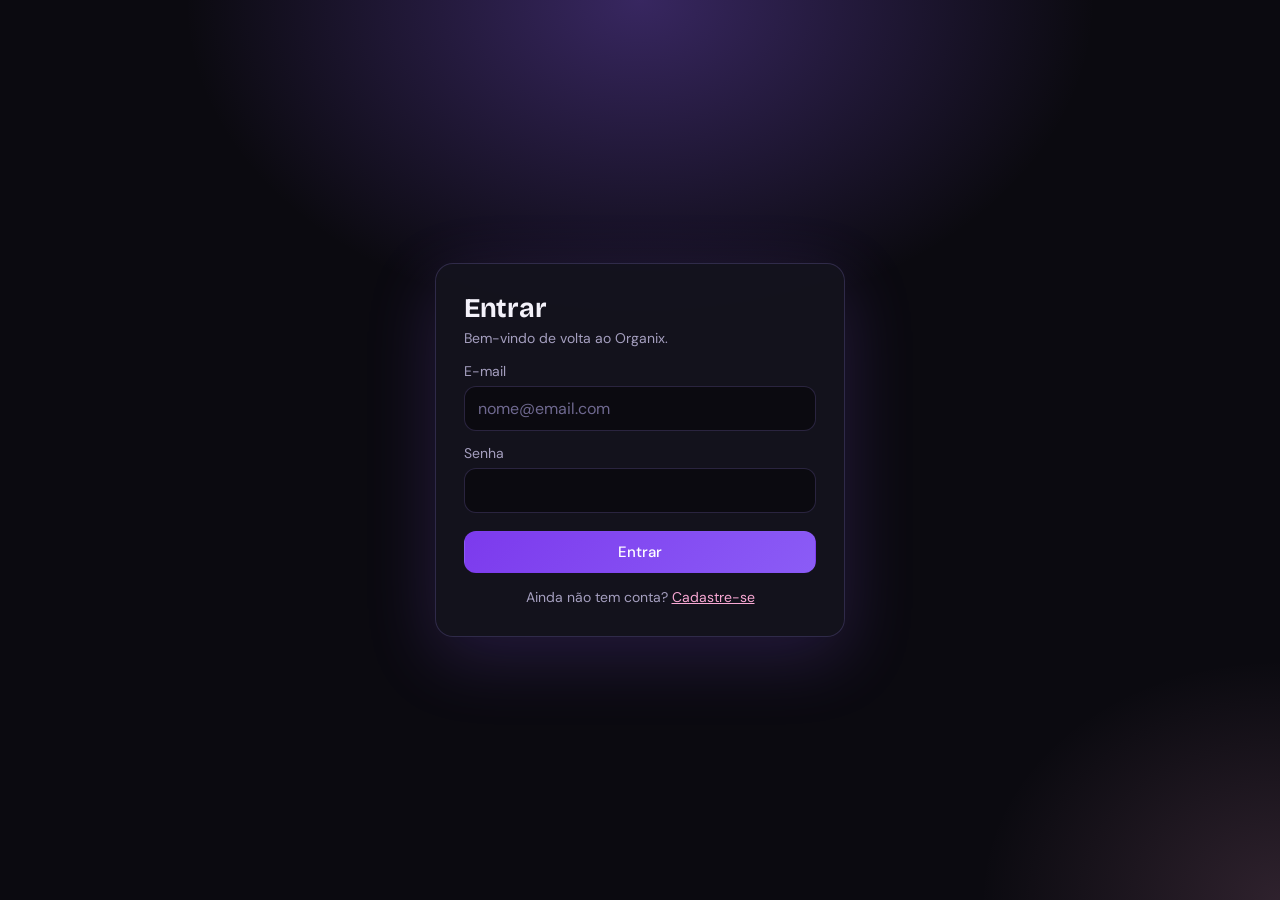
<file: pagamento.html>
<!DOCTYPE html><html lang="pt-BR"><meta charset="utf-8"><meta name="viewport" content="width=device-width,initial-scale=1"><link rel="stylesheet" href="style.css"><title>Pagamento | Organix</title>
<body data-app><div class="pg">
<form class="card" id="f"><h1>Pagamento</h1><p class="mut">Ambiente de demonstração: nenhum valor é cobrado de verdade.</p>
<label for="nome">Nome no cartão</label><input id="nome" placeholder="Nome e Sobrenome" required>
<label for="num">Número do cartão</label><input id="num" inputmode="numeric" placeholder="0000 0000 0000 0000" required minlength="19">
<div style="display:grid;grid-template-columns:1fr 1fr;gap:12px"><div><label for="val">Validade</label><input id="val" placeholder="MM/AA" required></div><div><label for="cvv">CVV</label><input id="cvv" inputmode="numeric" maxlength="4" required></div></div>
<button class="btn rosa" id="pagar" style="width:100%;margin-top:18px">Pagar R$ 19,00</button></form>
<div><div class="cc" aria-hidden="true"><div class="chip"></div><div class="n" id="vnum">•••• •••• •••• ••••</div><div class="b"><span id="vnome">NOME E SOBRENOME</span><span id="vval">MM/AA</span></div></div>
<div class="card" style="margin-top:16px"><h2>Resumo do pedido</h2><div class="linha"><span>Organix Premium</span><b>R$ 19,00/mês</b></div><ul class="mut" style="padding-left:18px"><li>Registro do dia com calendário e resumo diário</li><li>Finanças com fechamento do mês e galeria</li><li>Rotinas de trabalho, alimentar e de academia</li></ul><p class="mut" style="margin-top:10px"><a href="app.html"><u>Voltar sem assinar</u></a></p></div></div></div>
<div class="sucesso" id="ok" hidden><div class="check"></div><h1>Pagamento aprovado</h1><p class="mut">Seu plano Premium já está ativo.</p></div>
<script src="app.js"></script><script>
num.oninput=()=>{num.value=num.value.replace(/\D/g,'').slice(0,16).replace(/(.{4})/g,'$1 ').trim();vnum.textContent=num.value||'•••• •••• •••• ••••'};
nome.oninput=()=>vnome.textContent=nome.value.toUpperCase()||'NOME E SOBRENOME';
val.oninput=()=>{let v=val.value.replace(/\D/g,'').slice(0,4);if(v.length>2)v=v.slice(0,2)+'/'+v.slice(2);val.value=v;vval.textContent=v||'MM/AA'};
f.onsubmit=e=>{e.preventDefault();pagar.disabled=true;pagar.innerHTML='<span class="spin"></span>Processando…';
setTimeout(()=>{localStorage.plano='premium';ok.hidden=false;setTimeout(()=>location.href='app.html',1800)},1800)};
</script>
</file>
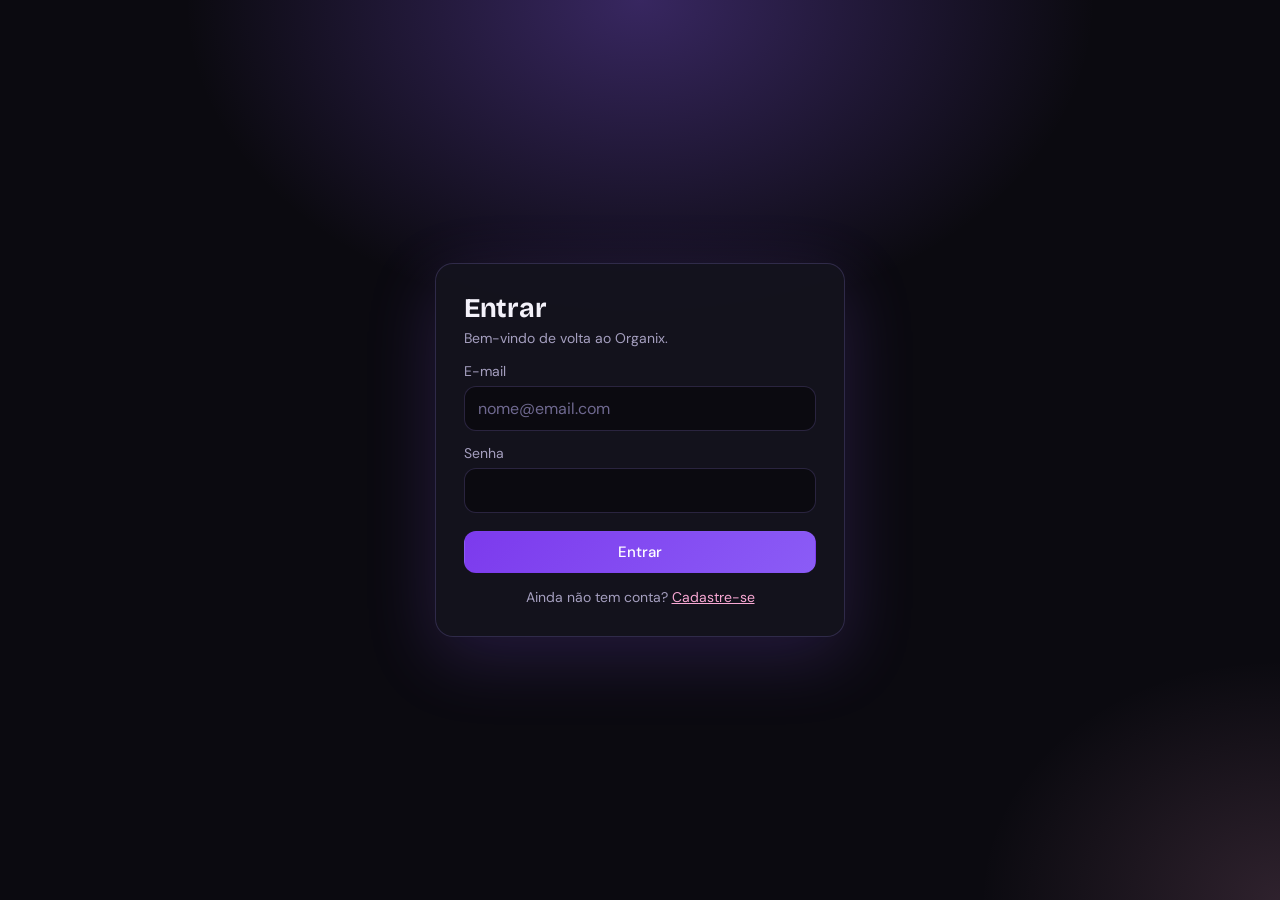
<file: perguntas.html>
<!DOCTYPE html><html lang="pt-BR"><meta charset="utf-8"><meta name="viewport" content="width=device-width,initial-scale=1"><link rel="stylesheet" href="style.css"><title>Perguntas | Organix</title>
<body data-app><div class="app"><aside id="menu"></aside><main><h1>Perguntas</h1>
<p class="mut" style="margin:-10px 0 18px;max-width:60ch">Tire suas dúvidas sobre como usar cada parte do Organix. Clique em uma pergunta para ver a resposta.</p>
<div style="max-width:420px;margin-bottom:8px"><label for="busca" style="margin-top:0">Buscar uma dúvida</label><input id="busca" type="search" placeholder="Ex.: calendário, treino, água" autocomplete="off"></div>
<div class="faq" id="faq"></div></main></div><script src="app.js"></script><script>
(()=>{
const Q=[
['Primeiros passos',[
['Como começo a usar o Organix?','Crie sua conta em “Começar grátis” informando nome, e-mail e senha. Depois do cadastro você cai na tela Início, onde já está o seu “Meu dia”. O menu à esquerda leva às demais seções.'],
['Quais seções são gratuitas e quais são Premium?','No plano gratuito ficam liberadas Início, Agenda de entregas e Perguntas. Registro do dia, Finanças, Trabalho, Alimentação e Academia fazem parte do Premium e aparecem com a etiqueta “Premium” no menu.'],
['Como assino o Premium?','Clique em “Assinar Premium” no menu lateral ou no aviso da tela Início e preencha a tela de pagamento. O ambiente é de demonstração: nenhum valor é cobrado de verdade.'],
['Meus registros ficam salvos quando eu saio do site?','Sim. Tudo o que você registra fica guardado no navegador e aparece de novo quando você volta. Atenção: se você limpar os dados do navegador ou usar uma aba anônima, os registros deste aparelho são apagados.'],
['Posso ver meus registros em outro celular ou computador?','Ainda não. Os registros ficam guardados no aparelho e no navegador em que você os fez, e não são sincronizados entre aparelhos.']]],
['Início',[
['Como adiciono ou removo atividades do “Meu dia”?','Abaixo da lista, digite o nome da atividade, escolha o horário e clique em “Adicionar”. Para tirar uma atividade, clique no × no fim da linha. As atividades “Treino leve”, “Bloco de estudo”, “Trabalho focado” e “Tempo para mim” já vêm prontas, mas você pode removê-las.'],
['Como o “Progresso da semana” é calculado?','Ele só conta os dias em que você realmente marcou atividades no Meu dia. Dias sem registro aparecem com um traço e não entram na média. Quanto mais você usa, mais completo o gráfico fica.'],
['O que é a “Sequência”?','É o número de dias seguidos em que você concluiu pelo menos uma atividade do Meu dia. Se você deixar um dia passar sem marcar nada, a contagem recomeça.']]],
['Agenda de entregas',[
['Como registro e acompanho uma entrega?','Escreva o nome do trabalho, escolha a data de entrega e clique em “Adicionar”. Em cada cartão, arraste a barra para informar quanto você já avançou. O progresso é salvo na hora.'],
['Como organizo a ordem das entregas?','Use a caixa “Ordenar por”. As opções são menor tempo de entrega, maior tempo de entrega, maior progresso, menor progresso e ordem alfabética. A sua escolha fica salva.'],
['Como removo uma entrega?','Clique no × no canto do cartão e confirme em “Sim”.']]],
['Registro do dia',[
['Como funciona o calendário?','Ele mostra um mês por vez. Use as setas ou a caixa de seleção no topo para ver meses anteriores ou seguintes. Clique em um dia para abrir o bloco abaixo do calendário, onde você dá um nome ao dia, escolhe uma cor e monta a lista de atividades.'],
['Posso escolher uma cor para o dia?','Sim: vermelho, azul, amarelo, rosa, verde, roxo, laranja, cinza ou branco. Sem escolha, o dia fica preto, que é a cor padrão. Para voltar ao preto, clique na bolinha escura “Padrão”.'],
['Como funcionam as atividades de cada dia?','Cada atividade tem nome (até 50 caracteres) e descrição (até 250). Você só consegue marcar como concluídas as atividades de hoje ou de dias anteriores, já que dias futuros ainda não aconteceram.'],
['O que é o botão “resumo do dia”?','Em cada dia do calendário há um botão pequeno “resumo do dia”. Ele abre um painel com tudo o que você registrou naquela data: Meu dia, atividades, finanças, trabalho, alimentação e treino.']]],
['Finanças',[
['Como registro uma receita ou um gasto?','Preencha nome (até 30 caracteres), descrição, valor e tipo, e clique em “Adicionar”. O saldo, as receitas e os gastos do mês são atualizados na hora. Para apagar um lançamento use o ×, ou “Apagar todos” para limpar a lista.'],
['O que acontece quando eu fecho o mês?','O botão “Fechar o mês” pergunta se você tem certeza. Se você responder “Sim”, o Organix monta um dashboard com os registros desde o início do período até hoje, guarda esse dashboard na galeria financeira e deixa a lista limpa para o próximo mês. Se responder “Não”, nada muda.'],
['Onde vejo os meses que já fechei?','No botão “Galeria financeira”, ao lado de “Fechar o mês”. Lá ficam os dashboards de todos os meses fechados e você pode abrir ou excluir cada um.']]],
['Trabalho',[
['Como mudo o tempo do bloco de foco?','No cartão “Bloco de foco”, digite os minutos desejados (de 1 a 240) e clique em “Definir”, ou use os atalhos de tempo. O valor fica salvo para as próximas vezes.'],
['Como apago todas as tarefas de uma vez?','Use o botão “Limpar” em “Tarefas de hoje”. O Organix pede confirmação, remove as tarefas atuais e deixa a lista livre para novas tarefas. O que você já concluiu continua aparecendo no resumo do dia.']]],
['Alimentação',[
['Como registro minha rotina alimentar do dia?','Adicione cada refeição com nome e horário, marque as que já fez e clique em “Salvar rotina do dia”. Para rever dias anteriores, abra o “Registro alimentar diário”, escolha o dia na semana e veja os registros daquele dia.'],
['Como registro quanta água bebi?','Digite a quantidade em litros no campo de água (por exemplo, 1,5). Você também define a sua meta diária no campo “Minha meta diária”, em vez de usar um valor fixo. A barra mostra o quanto você já atingiu dessa meta, e você pode digitar mais que ela se beber mais.']]],
['Academia',[
['Como monto meu treino?','Crie uma pasta para cada treino, dê um nome a ela e escolha o dia da semana. Se mudar de ideia, troque o dia direto na própria pasta, na caixa ao lado do nome. Dentro da pasta, adicione exercícios com nome, séries, repetições, peso e músculo, e adicione cardio com tipo e minutos. O conjunto das pastas é o seu treino.'],
['Por que o treino muda de um dia para o outro?','Depois da meia-noite, o “Treino de hoje” mostra a pasta do novo dia da semana. Assim, você sempre vê o treino que deve fazer hoje, e não o do dia anterior.'],
['Onde vejo os treinos que já fiz?','Na “Galeria de treinos”. Cada dia em que você marcou algum exercício ou cardio como feito fica registrado ali, com o que foi realizado.']]],
['Problemas comuns',[
['Meus registros sumiram. O que pode ter acontecido?','Os registros ficam guardados no navegador. Eles podem não aparecer se você estiver em outro navegador, outro aparelho ou aba anônima, ou se os dados do site foram limpos nas configurações do navegador.'],
['Uma seção está embaçada com um cadeado. Por quê?','Essa seção faz parte do plano Premium. Clique em “Ver planos” para assinar e liberar tudo.']]]
];
const faq=$('#faq');
function render(){
  const b=$('#busca').value.trim().toLowerCase();let n=0,h='';
  Q.forEach(([cat,qs])=>{
    const f=qs.filter(([p,r])=>!b||(p+' '+r+' '+cat).toLowerCase().includes(b));
    if(!f.length)return;n+=f.length;
    h+=`<h2>${esc(cat)}</h2>`+f.map(([p,r])=>`<details${b?' open':''}><summary>${esc(p)}</summary><div class="resp">${esc(r)}</div></details>`).join('');
  });
  faq.innerHTML=n?h:'<p class="vazio-msg">Nenhuma pergunta encontrada. Tente outra palavra.</p>';
}
$('#busca').addEventListener('input',render);render();
})();
</script>
</file>
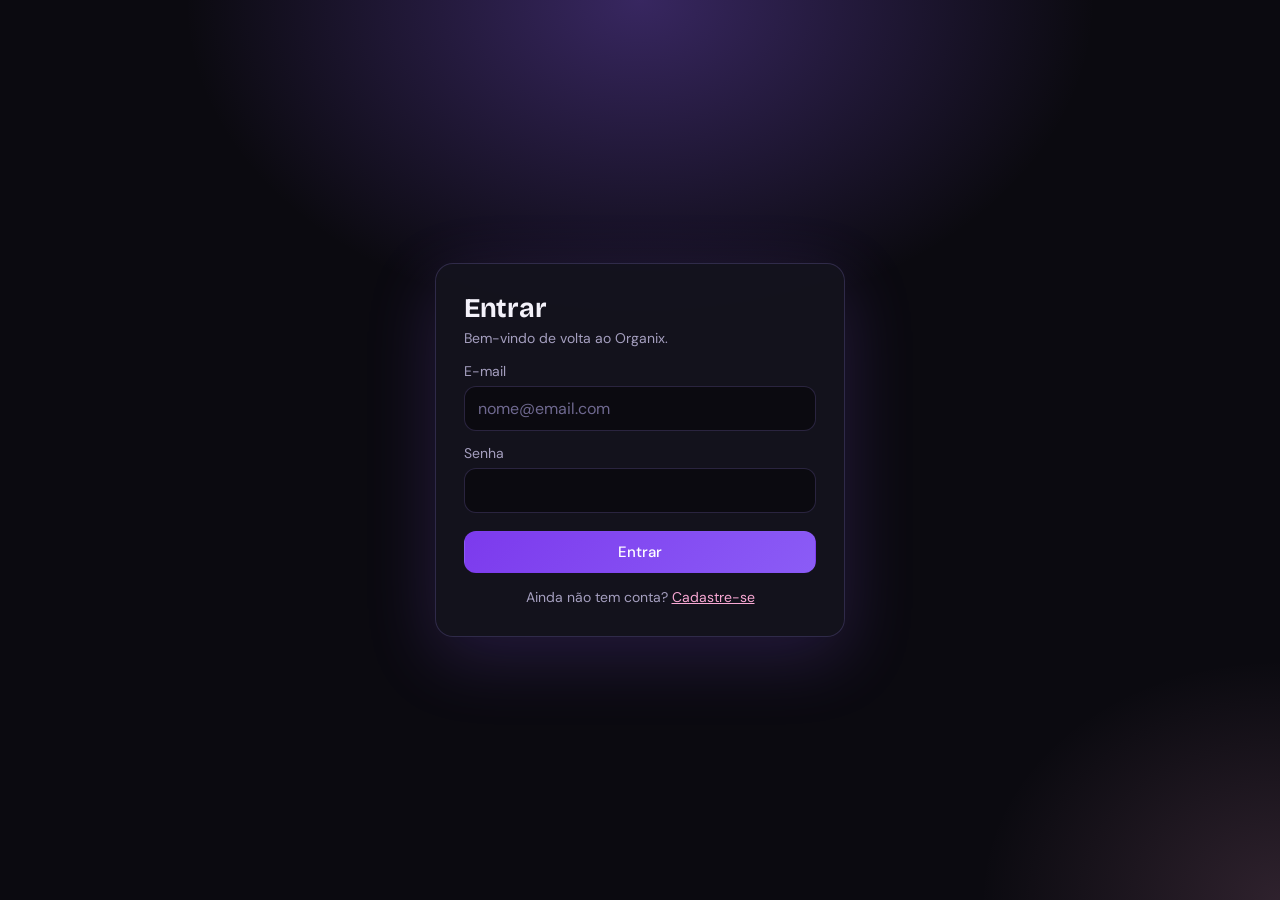
<file: rotina.html>
<!DOCTYPE html><html lang="pt-BR"><meta charset="utf-8"><meta name="viewport" content="width=device-width,initial-scale=1"><link rel="stylesheet" href="style.css"><title>Registro do dia | Organix</title>
<body data-app data-premium><div class="app"><aside id="menu"></aside><main><h1>Registro do dia</h1><div class="conteudo">
<div class="card"><div class="cal-top"><button class="btn peq" id="ant" aria-label="Mês anterior">‹</button><select id="mes" aria-label="Escolher o mês"></select><button class="btn peq" id="prox" aria-label="Próximo mês">›</button></div><div class="cal" id="cal"></div></div>
<p class="mut" id="dica" style="margin-top:14px">Selecione um dia no calendário para dar um nome a ele, escolher uma cor e registrar atividades.</p>
<div class="card" id="painel" style="margin-top:16px" hidden></div>
</div></main></div><script src="app.js"></script><script>
(()=>{
const CORES={vermelho:['#DC2626','#fff'],azul:['#2563EB','#fff'],amarelo:['#FACC15','#1a1500'],rosa:['#F9A8D4','#2a0b1f'],verde:['#16A34A','#fff'],roxo:['#7C3AED','#fff'],laranja:['#F97316','#1a0a00'],cinza:['#6B7280','#fff'],branco:['#FFFFFF','#111']};
let DIAS=load('dias',{}),TAR=load('tarefas',[]);
const n0=new Date();let ver=[n0.getFullYear(),n0.getMonth()],sel=null;
const svD=()=>save('dias',DIAS),svT=()=>save('tarefas',TAR);
const mesTxt=d=>cap(d.toLocaleDateString('pt-BR',{month:'long',year:'numeric'}));

function renderMes(){
  let o='';for(let i=-12;i<=12;i++){const d=new Date(ver[0],ver[1]+i,1);o+=`<option value="${d.getFullYear()}-${d.getMonth()}"${i===0?' selected':''}>${mesTxt(d)}</option>`}
  $('#mes').innerHTML=o;
}
function renderCal(){
  const [A,M]=ver,total=new Date(A,M+1,0).getDate(),ini=new Date(A,M,1).getDay(),hj=hoje();
  let h=['dom','seg','ter','qua','qui','sex','sáb'].map(x=>`<div class="sem">${x}</div>`).join('')+'<div></div>'.repeat(ini);
  for(let d=1;d<=total;d++){
    const k=A+'-'+pad(M+1)+'-'+pad(d),info=DIAS[k]||{},c=CORES[info.cor]||['#000','#fff'],ts=TAR.filter(x=>x.d===k),ok=ts.filter(x=>x.ok).length;
    h+=`<div class="cel${k===hj?' hoje':''}${k===sel?' sel':''}" data-k="${k}" role="button" tabindex="0" aria-label="Dia ${d}${info.nome?': '+esc(info.nome):''}" style="background:${c[0]};color:${c[1]}"><span class="n">${d}</span>${info.nome?`<span class="nm">${esc(info.nome)}</span>`:''}${ts.length?`<span class="q">${ok}/${ts.length} atividades</span>`:''}<button type="button" class="rs" data-r="${k}" aria-label="Resumo do dia ${d}">resumo<span> do dia</span></button></div>`;
  }
  $('#cal').innerHTML=h;
}
function renderPainel(){
  const p=$('#painel');
  if(!sel){p.hidden=true;$('#dica').hidden=false;return}
  p.hidden=false;$('#dica').hidden=true;
  const info=DIAS[sel]||{};
  p.innerHTML=`<h2>${esc(diaLongo(sel))}</h2>
  <label for="pn">Nome do dia</label><input id="pn" maxlength="40" placeholder="Ex.: Dia de prova" value="${esc(info.nome||'')}">
  <label>Cor do dia no calendário</label>
  <div class="cores" id="cores"><button type="button" class="cor" data-c="" style="background:#000" title="Padrão (preto)" aria-label="Padrão (preto)"></button>${Object.entries(CORES).map(([n,c])=>`<button type="button" class="cor" data-c="${n}" style="background:${c[0]}" title="${cap(n)}" aria-label="${cap(n)}"></button>`).join('')}</div>
  <h3 style="margin:20px 0 8px">Atividades do dia</h3>
  <ul class="lista" id="tl"></ul>
  ${sel>hoje()?'<p class="mini" style="margin-bottom:12px">Este dia ainda não chegou: as atividades dele só poderão ser marcadas como concluídas a partir do próprio dia.</p>':''}
  <form class="form" id="tf" style="grid-template-columns:2fr 1fr;margin:0"><div><label for="tt">Nome da atividade <span class="mini" id="c1">0/50</span></label><input id="tt" maxlength="50" required></div><div><label for="td">Data</label><input id="td" type="date" value="${sel}" required></div><div style="grid-column:1/-1"><label for="tdesc">Descrição <span class="mini" id="c2">0/250</span></label><textarea id="tdesc" maxlength="250" rows="3" placeholder="Detalhes da atividade (opcional)"></textarea></div><button class="btn verde" style="justify-self:start">Adicionar</button></form>`;
  renderCores();renderTar();
}
function renderCores(){const c=(DIAS[sel]||{}).cor||'';$$('#cores .cor').forEach(b=>b.classList.toggle('on',b.dataset.c===c))}
function renderTar(){
  const ts=TAR.filter(x=>x.d===sel),hj=hoje();
  $('#tl').innerHTML=ts.length?ts.map(x=>`<li class="${x.ok?'feito':''}" data-id="${x.id}"><label${x.d>hj?' title="Só é possível concluir atividades de hoje ou de dias anteriores"':''}><input type="checkbox" ${x.ok?'checked':''}${x.d>hj?' disabled':''}><span class="t">${esc(x.t)}${x.desc?`<small style="display:block;margin:3px 0 0">${esc(x.desc)}</small>`:''}</span></label><input type="date" class="dtl" value="${x.d}" aria-label="Data da atividade ${esc(x.t)}"><button class="x" aria-label="Remover ${esc(x.t)}">×</button></li>`).join(''):'<li class="vazio-msg">Nenhuma atividade neste dia. Adicione a primeira abaixo.</li>';
}
function render(){renderMes();renderCal();renderPainel()}

$('#ant').onclick=()=>muda(-1);$('#prox').onclick=()=>muda(1);
function muda(n){const d=new Date(ver[0],ver[1]+n,1);ver=[d.getFullYear(),d.getMonth()];sel=null;render()}
$('#mes').onchange=e=>{const [a,m]=e.target.value.split('-').map(Number);ver=[a,m];sel=null;render()};
$('#cal').addEventListener('click',e=>{
  const r=e.target.closest('.rs');if(r){e.stopPropagation();modal(resumo(r.dataset.r),true);return}
  const c=e.target.closest('.cel');if(!c)return;sel=c.dataset.k;renderCal();renderPainel();$('#painel').scrollIntoView({behavior:'smooth',block:'nearest'});
});
$('#cal').addEventListener('keydown',e=>{if((e.key==='Enter'||e.key===' ')&&e.target.classList.contains('cel')){e.preventDefault();sel=e.target.dataset.k;renderCal();renderPainel()}});
const P_=$('#painel');
P_.addEventListener('input',e=>{
  if(e.target.id==='tt'){$('#c1').textContent=e.target.value.length+'/50';return}
  if(e.target.id==='tdesc'){$('#c2').textContent=e.target.value.length+'/250';return}
  if(e.target.id!=='pn')return;const i=DIAS[sel]||(DIAS[sel]={});i.nome=e.target.value;if(!i.nome&&!i.cor)delete DIAS[sel];svD();renderCal()});
P_.addEventListener('click',e=>{
  const c=e.target.closest('.cor');
  if(c){const i=DIAS[sel]||(DIAS[sel]={});if(c.dataset.c)i.cor=c.dataset.c;else delete i.cor;if(!i.nome&&!i.cor)delete DIAS[sel];svD();renderCores();renderCal();return}
  const x=e.target.closest('.x');
  if(x){TAR=TAR.filter(t=>t.id!==x.closest('li').dataset.id);svT();renderTar();renderCal()}
});
P_.addEventListener('change',e=>{
  const li=e.target.closest('#tl li');if(!li)return;const t=TAR.find(y=>y.id===li.dataset.id);if(!t)return;
  if(e.target.type==='checkbox'){if(t.d>hoje()){e.target.checked=false;toast('Só é possível concluir atividades de hoje ou de dias anteriores');return}t.ok=e.target.checked;svT();renderTar();renderCal()}
  else if(e.target.classList.contains('dtl')){if(!e.target.value){e.target.value=t.d;return}t.d=e.target.value;if(t.d>hoje())t.ok=false;svT();renderTar();renderCal();toast('Atividade movida para '+fmt(t.d))}
});
P_.addEventListener('submit',e=>{
  e.preventDefault();const tx=$('#tt').value.trim().slice(0,50),d=$('#td').value||sel;if(!tx)return;
  TAR.push({id:uid(),t:tx,desc:$('#tdesc').value.trim().slice(0,250),d,ok:false});svT();$('#tt').value='';$('#tdesc').value='';$('#c1').textContent='0/50';$('#c2').textContent='0/250';$('#td').value=sel;renderTar();renderCal();
  toast(d===sel?'Atividade adicionada':'Atividade adicionada em '+fmt(d));$('#tt').focus();
});
render();novoDia(()=>{renderCal();if(sel)renderTar()});
})();
</script>
</file>
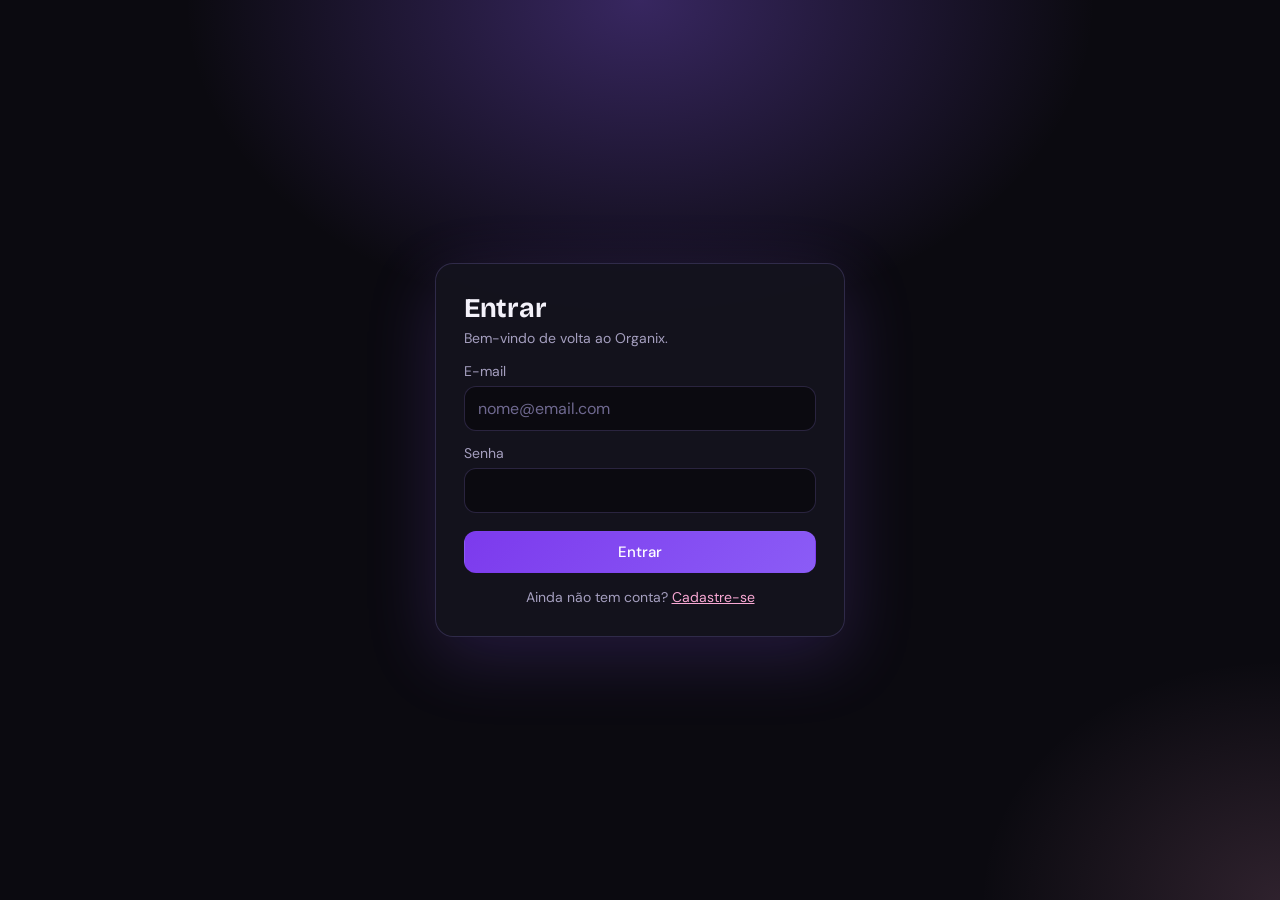
<file: trabalho.html>
<!DOCTYPE html><html lang="pt-BR"><meta charset="utf-8"><meta name="viewport" content="width=device-width,initial-scale=1"><link rel="stylesheet" href="style.css"><title>Trabalho | Organix</title>
<body data-app data-premium><div class="app"><aside id="menu"></aside><main><h1>Rotina de trabalho</h1><div class="conteudo"><div class="grid g2" style="align-items:start">
<div class="card c4"><h2>Bloco de foco</h2><div class="tempo" id="tp">25:00</div><div class="linha" style="justify-content:center"><button class="btn" id="ini">Iniciar</button><button class="btn" id="zer">Reiniciar</button></div>
<form class="form" id="fm" style="grid-template-columns:1fr auto;margin:14px 0 0"><div><label for="min">Duração do bloco (minutos)</label><input id="min" type="number" min="1" max="240" step="1" required></div><button class="btn">Definir</button></form>
<div class="chips" id="chips"><button class="btn" data-m="15">15 min</button><button class="btn" data-m="25">25 min</button><button class="btn" data-m="45">45 min</button><button class="btn" data-m="60">60 min</button></div>
<p class="mut" id="fh" style="margin-top:12px"></p></div>
<div><div class="linha"><h2 style="margin:0">Tarefas de hoje</h2><button class="btn peq perigo" id="limpar">Limpar</button></div>
<ul class="lista" id="lista" style="margin-top:12px"></ul>
<form class="card form" id="f" style="grid-template-columns:2fr 1fr auto"><div><label for="n">Nova tarefa</label><input id="n" maxlength="60" required></div><div><label for="h">Horário (opcional)</label><input id="h" type="time"></div><button class="btn verde">Adicionar</button></form>
<div class="linha"><div class="barra"><div id="bp"></div></div><b id="pc">0%</b></div></div></div></div></main></div><script src="app.js"></script><script>
(()=>{
let T=load('trab',{});
T={min:25,tarefas:[],dia:'',foco:{},snap:{},arq:{},...T};
const sv=()=>save('trab',T);
/* novo dia: as tarefas continuam, mas voltam desmarcadas */
if(T.dia&&T.dia!==hoje()){T.tarefas.forEach(x=>x.ok=false)}
T.dia=hoje();sv();

/* tarefas */
function snapshot(){
  const d=hoje(),arq=T.arq[d]||[],atu=T.tarefas.map(x=>({t:x.t,h:x.h,ok:x.ok}));
  if(arq.length||atu.some(x=>x.ok)||T.snap[d])T.snap[d]=[...arq,...atu];
}
function ver(){
  const ts=T.tarefas,n=ts.filter(x=>x.ok).length,p=ts.length?Math.round(n/ts.length*100):0;
  $('#lista').innerHTML=ts.length?ts.map(x=>`<li class="${x.ok?'feito':''}" data-id="${x.id}"><label><input type="checkbox" ${x.ok?'checked':''}><span class="t">${esc(x.t)}</span></label>${x.h?`<span class="h">${esc(x.h)}</span>`:''}<button class="x" aria-label="Remover ${esc(x.t)}">×</button></li>`).join(''):'<li class="vazio-msg">Nenhuma tarefa. Escreva a primeira abaixo.</li>';
  $('#bp').style.width=p+'%';$('#pc').textContent=p+'%';
}
const mud=()=>{snapshot();sv();ver()};
$('#lista').addEventListener('change',e=>{const t=T.tarefas.find(x=>x.id===e.target.closest('li').dataset.id);if(t){t.ok=e.target.checked;mud()}});
$('#lista').addEventListener('click',e=>{const b=e.target.closest('.x');if(!b)return;T.tarefas=T.tarefas.filter(x=>x.id!==b.closest('li').dataset.id);mud();toast('Tarefa removida')});
$('#f').onsubmit=e=>{e.preventDefault();const t=$('#n').value.trim();if(!t)return;T.tarefas.push({id:uid(),t,h:$('#h').value,ok:false});mud();e.target.reset();$('#n').focus()};
$('#limpar').onclick=async()=>{
  if(!T.tarefas.length){toast('Não há tarefas para limpar');return}
  if(!await ask('Apagar todas as tarefas atuais? O que você já concluiu continua no resumo do dia.'))return;
  const d=hoje();T.arq[d]=[...(T.arq[d]||[]),...T.tarefas.filter(x=>x.ok).map(x=>({t:x.t,h:x.h,ok:true}))];
  T.tarefas=[];mud();toast('Lista limpa. Escreva suas novas tarefas');$('#n').focus();
};

/* bloco de foco */
let seg=T.min*60,fim=0,tm=0;
const mostra=()=>$('#tp').textContent=pad(Math.floor(seg/60))+':'+pad(seg%60);
const info=()=>{const f=T.foco[hoje()];$('#fh').textContent=f?`Hoje: ${f.n} bloco${f.n>1?'s':''} concluído${f.n>1?'s':''} (${f.min} min de foco)`:'Nenhum bloco de foco concluído hoje.'};
function para(){clearInterval(tm);tm=0}
function reinicia(){para();seg=T.min*60;mostra();$('#ini').textContent='Iniciar'}
function tick(){seg=Math.max(0,Math.round((fim-Date.now())/1000));mostra();
  if(seg<=0){const f=T.foco[hoje()]||(T.foco[hoje()]={n:0,min:0});f.n++;f.min+=T.min;sv();info();reinicia();toast('Bloco de foco concluído')}}
$('#ini').onclick=()=>{if(tm){para();$('#ini').textContent='Continuar'}else{fim=Date.now()+seg*1000;tm=setInterval(tick,250);$('#ini').textContent='Pausar'}};
$('#zer').onclick=reinicia;
function define(v){v=Math.round(+v);if(!(v>=1&&v<=240)){toast('Escolha um tempo entre 1 e 240 minutos');return}T.min=v;sv();$('#min').value=v;reinicia();toast('Bloco de foco definido para '+v+' min')}
$('#fm').onsubmit=e=>{e.preventDefault();define($('#min').value)};
$('#chips').onclick=e=>{const b=e.target.closest('[data-m]');if(b)define(b.dataset.m)};
$('#min').value=T.min;mostra();info();ver();novoDia(()=>{if(!tm)location.reload()});
})();
</script>
</file>
<file: style.css>
@import url('https://fonts.googleapis.com/css2?family=Bricolage+Grotesque:wght@500;700&family=DM+Sans:wght@400;500&display=swap');
/* PALETA: preto, roxo e rosa claro. Mude aqui e o app inteiro muda */
:root{--bg:#0B0A10;--s1:#15131F;--s2:#1C1930;--s3:#262245;--line:rgba(167,139,250,.2);
--roxo:#8B5CF6;--roxo-d:#7C3AED;--roxo-l:#A78BFA;--rosa:#F9A8D4;--rosa-d:#1A0B1F;
--txt:#F4F2FA;--muted:#A59FBF;--trilho:#2A2646;
--t:"Bricolage Grotesque",system-ui,sans-serif;--x:"DM Sans",system-ui,sans-serif}
*{box-sizing:border-box;margin:0}
html{color-scheme:dark}
body{font-family:var(--x);color:var(--txt);line-height:1.5;min-height:100vh;
background:radial-gradient(900px 520px at 88% -10%,rgba(139,92,246,.22),transparent 60%),radial-gradient(700px 420px at -10% 110%,rgba(249,168,212,.09),transparent 60%),var(--bg);background-attachment:fixed}
h1,h2,h3{font-family:var(--t);line-height:1.2}h1{font-size:32px;margin-bottom:22px;letter-spacing:-.01em}h2{font-size:19px;margin-bottom:10px}
a{color:inherit;text-decoration:none}
::placeholder{color:#6F6990}
.btn{display:inline-block;padding:10px 18px;border-radius:12px;border:1.5px solid var(--line);background:var(--s2);font:500 15px var(--x);color:var(--txt);cursor:pointer;transition:transform .15s,box-shadow .2s,border-color .2s}
.btn:hover{transform:translateY(-2px);border-color:var(--roxo-l)}
.btn.rosa{background:var(--rosa);border-color:var(--rosa);color:var(--rosa-d);font-weight:700}.btn.rosa:hover{box-shadow:0 8px 24px rgba(249,168,212,.35)}
.btn.verde{background:linear-gradient(135deg,var(--roxo-d),var(--roxo));border-color:transparent;color:#fff}.btn.verde:hover{box-shadow:0 8px 24px rgba(139,92,246,.45)}
.btn:disabled{opacity:.7;cursor:wait}
.btn:focus-visible,input:focus-visible,select:focus-visible,a:focus-visible,button:focus-visible{outline:3px solid var(--rosa);outline-offset:2px}
input,select{font:16px var(--x);padding:11px 13px;border:1.5px solid var(--line);border-radius:12px;width:100%;background:var(--bg);color:var(--txt)}
input:focus{border-color:var(--roxo-l)}
input[type=range]{padding:0;border:0;background:none;accent-color:var(--roxo)}
label{display:block;font-size:14px;color:var(--muted);margin:12px 0 4px}
.app{display:grid;grid-template-columns:250px 1fr;min-height:100vh}
#menu{background:rgba(21,19,31,.92);border-right:1px solid var(--line);padding:22px 14px;display:flex;flex-direction:column;gap:4px;position:sticky;top:0;height:100vh}
#menu .logo{font:700 23px var(--t);padding:0 12px 18px;display:flex;align-items:center;gap:10px}
#menu .logo::before{content:"";width:26px;height:26px;border-radius:8px;background:linear-gradient(135deg,var(--roxo),var(--rosa))}
#menu a{padding:10px 12px;border-radius:10px;font-size:15px;display:flex;justify-content:space-between;align-items:center;color:var(--muted);transition:background .2s,color .2s}
#menu a:hover{background:var(--s2);color:var(--txt)}
#menu a.on{background:linear-gradient(90deg,rgba(139,92,246,.28),rgba(139,92,246,.05));color:var(--txt);font-weight:500;box-shadow:inset 3px 0 0 var(--roxo)}
#menu a.logo{color:var(--txt);padding:0 12px 18px}#menu a.logo:hover{background:none}
#menu small{font-size:11px;background:var(--rosa);color:var(--rosa-d);padding:1px 8px;border-radius:10px;font-weight:700}
.rodape-menu{margin-top:auto;display:grid;gap:8px;font-size:14px;color:var(--muted)}.rodape-menu .btn{text-align:center}.rodape-menu b{color:var(--rosa)}
main{padding:36px;position:relative;min-width:0}
.card{background:var(--s1);border:1px solid var(--line);border-radius:18px;padding:22px;transition:border-color .2s,transform .2s}
.grid .card:hover{border-color:rgba(167,139,250,.45)}
.grid{display:grid;gap:16px;margin-bottom:16px}.g2{grid-template-columns:1fr 1fr}.g4{grid-template-columns:repeat(4,1fr)}
.linha{display:flex;align-items:center;gap:12px;justify-content:space-between;margin-bottom:8px}
.barra{height:10px;background:var(--trilho);border-radius:5px;flex:1;overflow:hidden}.barra div{height:100%;background:linear-gradient(90deg,var(--roxo),var(--rosa));border-radius:5px;transition:width .3s}
.tag{font-size:12px;padding:3px 11px;border-radius:20px;background:rgba(139,92,246,.2);color:#DDD1FF;white-space:nowrap;border:1px solid rgba(167,139,250,.3)}
.tag.rosa{background:rgba(249,168,212,.15);color:var(--rosa);border-color:rgba(249,168,212,.35)}
.num{font:700 27px var(--t)}.mut{color:var(--muted);font-size:14px}
.c1{background:linear-gradient(145deg,#22164A,var(--s1))}
.c2{background:linear-gradient(145deg,#2B1B66,#17142A)}
.c3{background:linear-gradient(145deg,#3A1D44,var(--s1))}
.c4{background:linear-gradient(145deg,#2E1A55,#2A1A3A)}
.anel{--p:0;width:130px;height:130px;border-radius:50%;background:conic-gradient(from 0deg,var(--roxo),var(--rosa) calc(var(--p)*1%),var(--trilho) 0);display:grid;place-items:center;transition:.3s;box-shadow:0 0 30px rgba(139,92,246,.25)}
.anel span{width:100px;height:100px;border-radius:50%;background:var(--s1);display:grid;place-items:center;font:700 25px var(--t);margin:0;color:var(--txt)}
.bloq .conteudo{filter:blur(7px);pointer-events:none;user-select:none}
.cadeado{position:absolute;inset:90px 0 0;display:flex;justify-content:center;align-items:flex-start;padding-top:70px}
.cadeado .card{max-width:390px;text-align:center;background:var(--s2);box-shadow:0 16px 60px rgba(139,92,246,.35)}
.cad-ico{width:58px;height:58px;border-radius:50%;background:linear-gradient(135deg,var(--roxo),var(--rosa));margin:0 auto 14px;position:relative}
.cad-ico::before{content:"";position:absolute;left:19px;top:27px;width:20px;height:16px;background:var(--rosa-d);border-radius:3px}
.cad-ico::after{content:"";position:absolute;left:22px;top:14px;width:10px;height:12px;border:3px solid var(--rosa-d);border-bottom:0;border-radius:8px 8px 0 0}
@keyframes sobe{from{opacity:0;transform:translateY(8px)}}
.tempo{font:700 68px var(--t);text-align:center;margin:10px 0;background:linear-gradient(135deg,var(--roxo-l),var(--rosa));-webkit-background-clip:text;background-clip:text;color:transparent}
.humor{display:flex;gap:8px}.humor button{flex:1;padding:11px;border-radius:12px;border:1.5px solid var(--line);background:var(--s1);font:15px var(--x);color:var(--txt);cursor:pointer;transition:.2s}
.humor button:hover{border-color:var(--roxo-l)}.humor button.on{background:rgba(139,92,246,.25);border-color:var(--rosa)}
.toast{position:fixed;bottom:24px;left:50%;transform:translateX(-50%);background:var(--s3);color:var(--txt);border:1px solid var(--rosa);padding:11px 22px;border-radius:12px;animation:sobe .25s;z-index:9;box-shadow:0 8px 30px rgba(0,0,0,.5)}
.auth{display:grid;place-items:center;min-height:100vh;padding:20px;background:radial-gradient(700px 500px at 50% 0,rgba(139,92,246,.35),transparent 65%),radial-gradient(500px 400px at 100% 100%,rgba(249,168,212,.15),transparent 60%),var(--bg)}
.auth .card{width:100%;max-width:410px;background:rgba(21,19,31,.9);box-shadow:0 20px 70px rgba(139,92,246,.2);padding:28px}.auth .btn{width:100%;margin-top:18px}.auth h1{font-size:27px;margin-bottom:4px}
.auth a u{color:var(--rosa)}
.pg{max-width:920px;margin:0 auto;padding:36px 20px;display:grid;grid-template-columns:1.1fr 1fr;gap:24px}
.cc{background:linear-gradient(135deg,#2E1065,var(--roxo) 62%,var(--rosa));color:#fff;border-radius:20px;padding:24px;aspect-ratio:1.6;display:flex;flex-direction:column;justify-content:space-between;font-family:ui-monospace,monospace;transition:transform .3s;box-shadow:0 20px 60px rgba(139,92,246,.4)}.cc:hover{transform:rotate(-2deg) scale(1.02)}
.chip{width:42px;height:31px;border-radius:7px;background:linear-gradient(135deg,#FCE7F3,var(--rosa))}.cc .n{font-size:20px;letter-spacing:2px}.cc .b{display:flex;justify-content:space-between;font-size:13px}
.sucesso{position:fixed;inset:0;background:var(--bg);display:grid;place-content:center;text-align:center;gap:8px;z-index:20}.sucesso[hidden]{display:none}
.check{width:88px;height:88px;border-radius:50%;background:linear-gradient(135deg,var(--roxo),var(--rosa));margin:0 auto 8px;position:relative;animation:pop .5s;box-shadow:0 0 50px rgba(139,92,246,.6)}
.check::after{content:"";position:absolute;left:32px;top:16px;width:18px;height:36px;border:solid #fff;border-width:0 6px 6px 0;transform:rotate(45deg)}
@keyframes pop{from{transform:scale(0)}60%{transform:scale(1.15)}}
.spin{display:inline-block;width:14px;height:14px;border:2px solid var(--rosa-d);border-top-color:transparent;border-radius:50%;animation:g .7s linear infinite;vertical-align:-2px;margin-right:8px}@keyframes g{to{transform:rotate(360deg)}}
/* gráfico semanal */
.semana{display:flex;align-items:stretch;gap:10px;height:170px;margin:10px 0 8px}
.dia{flex:1;display:flex;flex-direction:column;align-items:center;gap:6px;min-width:0}
.dia .v{font-size:12px;color:var(--muted)}
.dia .area{flex:1;width:100%;display:flex;align-items:flex-end;justify-content:center;background:rgba(42,38,70,.45);border-radius:10px}
.dia .b{width:100%;max-width:40px;min-height:4px;border-radius:9px 9px 4px 4px;background:linear-gradient(180deg,var(--rosa),var(--roxo));transition:height .5s}
.dia.hoje .b{box-shadow:0 0 18px rgba(249,168,212,.55)}
.dia.hoje .v,.dia.hoje small{color:var(--rosa);font-weight:700}
.dia small{font-size:13px;color:var(--muted);text-transform:capitalize}
@media(max-width:860px){.app,.pg,.g2,.g4{grid-template-columns:1fr}.grid{grid-template-columns:1fr!important}main form.card{grid-template-columns:1fr!important}#menu{position:static;height:auto;flex-direction:row;flex-wrap:wrap}.rodape-menu{margin:0}main{padding:20px}.cadeado{inset:60px 0 0}}
@media(prefers-reduced-motion:reduce){*{animation:none!important;transition:none!important}}

/* ===== COMPONENTES COMPARTILHADOS ===== */
[hidden]{display:none!important}
input[type=checkbox]{appearance:none;-webkit-appearance:none;width:22px;height:22px;padding:0;border-radius:50%;border:2px solid var(--muted);background:transparent;cursor:pointer;flex:none;display:inline-grid;place-content:center;transition:.2s}
input[type=checkbox]:checked{background:linear-gradient(135deg,var(--roxo),var(--rosa));border-color:transparent;box-shadow:0 0 12px rgba(139,92,246,.6)}
input[type=checkbox]:checked::after{content:"";width:5px;height:10px;border:solid #fff;border-width:0 2px 2px 0;transform:rotate(45deg) translate(-1px,-1px)}
select{font:16px var(--x);padding:11px 13px;border:1.5px solid var(--line);border-radius:12px;width:100%;background:var(--bg);color:var(--txt)}
textarea{font:16px var(--x);padding:11px 13px;border:1.5px solid var(--line);border-radius:12px;width:100%;background:var(--bg);color:var(--txt)}
.lista{list-style:none;padding:0}
.lista li{display:flex;gap:12px;align-items:center;padding:10px 14px;border-radius:12px;background:var(--s1);border:1px solid var(--line);margin-bottom:8px;transition:background .2s,border-color .2s}
.lista li:hover{background:var(--s2);border-color:rgba(167,139,250,.45)}
.lista label{flex:1;display:flex;align-items:center;gap:12px;margin:0;color:var(--txt);font-size:16px;cursor:pointer;min-width:0}
.lista .t{flex:1;overflow-wrap:anywhere;min-width:0}
.lista .t small{color:var(--muted);font-size:13px;margin-left:4px}
.lista li.feito .t b,.lista li.feito>label .t{color:var(--muted);text-decoration:line-through}
.lista .h{font-size:13px;color:var(--muted);white-space:nowrap}
.lista li.vazio-msg{display:block;text-align:center;background:none;border:1px dashed var(--line);color:var(--muted);font-size:14px;padding:14px}
.lista.ro li{cursor:default}
.lista.ro li::before{content:"";width:18px;height:18px;border-radius:50%;border:2px solid var(--muted);flex:none}
.lista.ro li.feito::before{background:linear-gradient(135deg,var(--roxo),var(--rosa));border-color:transparent}
.lista.ro.nb li::before{display:none}
.vazio-msg{color:var(--muted);font-size:14px;padding:14px;border:1px dashed var(--line);border-radius:12px;text-align:center}
.x{border:0;background:transparent;color:var(--muted);font-size:20px;line-height:1;width:30px;height:30px;border-radius:8px;cursor:pointer;flex:none}
.x:hover{background:rgba(249,168,212,.15);color:var(--rosa)}
.btn.peq{padding:6px 12px;font-size:13px;border-radius:10px}
.btn.perigo:hover{border-color:var(--rosa);color:var(--rosa)}
.form{display:grid;gap:12px;align-items:end;margin-bottom:16px}
.form label{margin-top:0}
.topo{display:flex;align-items:center;gap:12px;flex-wrap:wrap;margin-bottom:22px}
.topo h1{margin:0 8px 0 0}
.g3{grid-template-columns:repeat(3,1fr)}
.dtl{width:auto;padding:6px 8px;font-size:13px;border-radius:10px}
.mini{font-size:13px;color:var(--muted)}
.chips{display:flex;gap:8px;flex-wrap:wrap;margin-top:8px}
.chips .btn{padding:5px 12px;font-size:13px}
/* modal */
.modal{position:fixed;inset:0;background:rgba(5,4,9,.78);backdrop-filter:blur(4px);display:grid;place-items:center;padding:20px;z-index:30}
.modal-box{background:var(--s1);border:1px solid var(--line);border-radius:20px;padding:26px;width:100%;max-width:520px;max-height:90vh;overflow:auto;box-shadow:0 20px 80px rgba(139,92,246,.35);position:relative}
.modal-box.grande{max-width:940px}
.modal-box .fechar{position:absolute;top:12px;right:12px}
.modal-box>h2:first-of-type{padding-right:34px}
.acoes{display:flex;gap:10px;justify-content:flex-end;margin-top:18px}
.rs-sec h3{margin-bottom:8px;font-size:17px}
.rs-sec .lista li{padding:8px 12px}
/* perguntas */
.faq details{background:var(--s1);border:1px solid var(--line);border-radius:14px;margin-bottom:8px;transition:border-color .2s,background .2s}
.faq details[open]{border-color:rgba(167,139,250,.5);background:var(--s2)}
.faq summary{cursor:pointer;padding:14px 18px;font-weight:500;list-style:none;display:flex;justify-content:space-between;gap:12px;align-items:center}
.faq summary::-webkit-details-marker{display:none}
.faq summary::after{content:"+";font-size:24px;line-height:1;color:var(--rosa);transition:transform .2s;flex:none}
.faq details[open] summary::after{transform:rotate(45deg)}
.faq .resp{padding:0 18px 16px;color:var(--muted)}
.faq h2{margin:26px 0 10px}
/* calendário */
.cal-top{display:flex;gap:10px;align-items:center;margin-bottom:14px}
.cal-top select{flex:1}
.cal{display:grid;grid-template-columns:repeat(7,minmax(0,1fr));gap:6px}
.cal .sem{text-align:center;font-size:13px;color:var(--muted);padding:4px 0;text-transform:capitalize}
.cel{min-height:96px;border-radius:12px;border:1.5px solid var(--line);padding:7px;display:flex;flex-direction:column;gap:2px;cursor:pointer;position:relative;overflow:hidden;transition:transform .15s}
.cel:hover{transform:translateY(-2px)}
.cel .n{font:700 16px var(--t)}
.cel .nm{font-size:12px;white-space:nowrap;overflow:hidden;text-overflow:ellipsis}
.cel .q{font-size:11px;opacity:.85}
.cel .rs{margin-top:auto;align-self:flex-start;font:500 10px var(--x);padding:2px 6px;border-radius:6px;border:1px solid currentColor;background:transparent;color:inherit;cursor:pointer;opacity:.9}
.cel .rs:hover{opacity:1;background:rgba(128,128,128,.3)}
.cel.hoje{border-color:var(--rosa);border-width:2px}
.cel.sel{outline:3px solid var(--roxo-l);outline-offset:1px}
.cores{display:flex;gap:10px;flex-wrap:wrap;margin-top:6px}
.cor{width:34px;height:34px;border-radius:50%;border:2px solid var(--line);cursor:pointer;padding:0}
.cor.on{outline:3px solid var(--rosa);outline-offset:2px}
/* semana alimentar */
.sm{display:grid;grid-template-columns:repeat(7,1fr);gap:8px;margin:12px 0}
.sm button{display:flex;flex-direction:column;align-items:center;gap:2px;padding:10px 4px;border-radius:12px;border:1.5px solid var(--line);background:var(--s1);color:var(--txt);font:inherit;cursor:pointer;position:relative}
.sm button small{color:var(--muted);text-transform:capitalize}
.sm button b{font:700 18px var(--t)}
.sm button.on{background:rgba(139,92,246,.25);border-color:var(--rosa)}
.sm button.hj small{color:var(--rosa)}
.sm button i{position:absolute;top:6px;right:6px;width:8px;height:8px;border-radius:50%;background:var(--rosa)}
/* academia */
.pasta{margin-bottom:12px;padding:0}
.pasta>summary{cursor:pointer;padding:14px 18px;display:flex;align-items:center;gap:12px;list-style:none;font:700 17px var(--t)}
.pasta>summary::-webkit-details-marker{display:none}
.pasta>summary .nm{flex:1;min-width:0;overflow-wrap:anywhere}
.pasta>summary::before{content:"▸";color:var(--rosa);transition:transform .2s}
.pasta[open]>summary::before{transform:rotate(90deg)}
.pasta .corpo{padding:0 18px 18px}
.pasta h3{font-size:16px;margin:14px 0 8px}
.dash-bar{display:grid;grid-template-columns:90px 1fr auto;gap:12px;align-items:center;margin:8px 0}
@media(max-width:860px){.form{grid-template-columns:1fr!important}.cel{min-height:66px;padding:4px}.cel .nm,.cel .q,.cel .rs span{display:none}.cel .n{font-size:14px}.cel .rs{font-size:7px;padding:1px 2px;max-width:100%;overflow:hidden}.cel{padding:3px}.cal{gap:3px}.sm{gap:4px}.modal-box{padding:20px}}
.lista.ro li.feito .t{color:var(--muted);text-decoration:line-through}
.pasta>summary .dia-sel{width:auto;padding:5px 8px;font:500 13px var(--x);border-radius:10px;flex:none}
input[type=checkbox]:disabled{opacity:.35;cursor:not-allowed}
</file>
